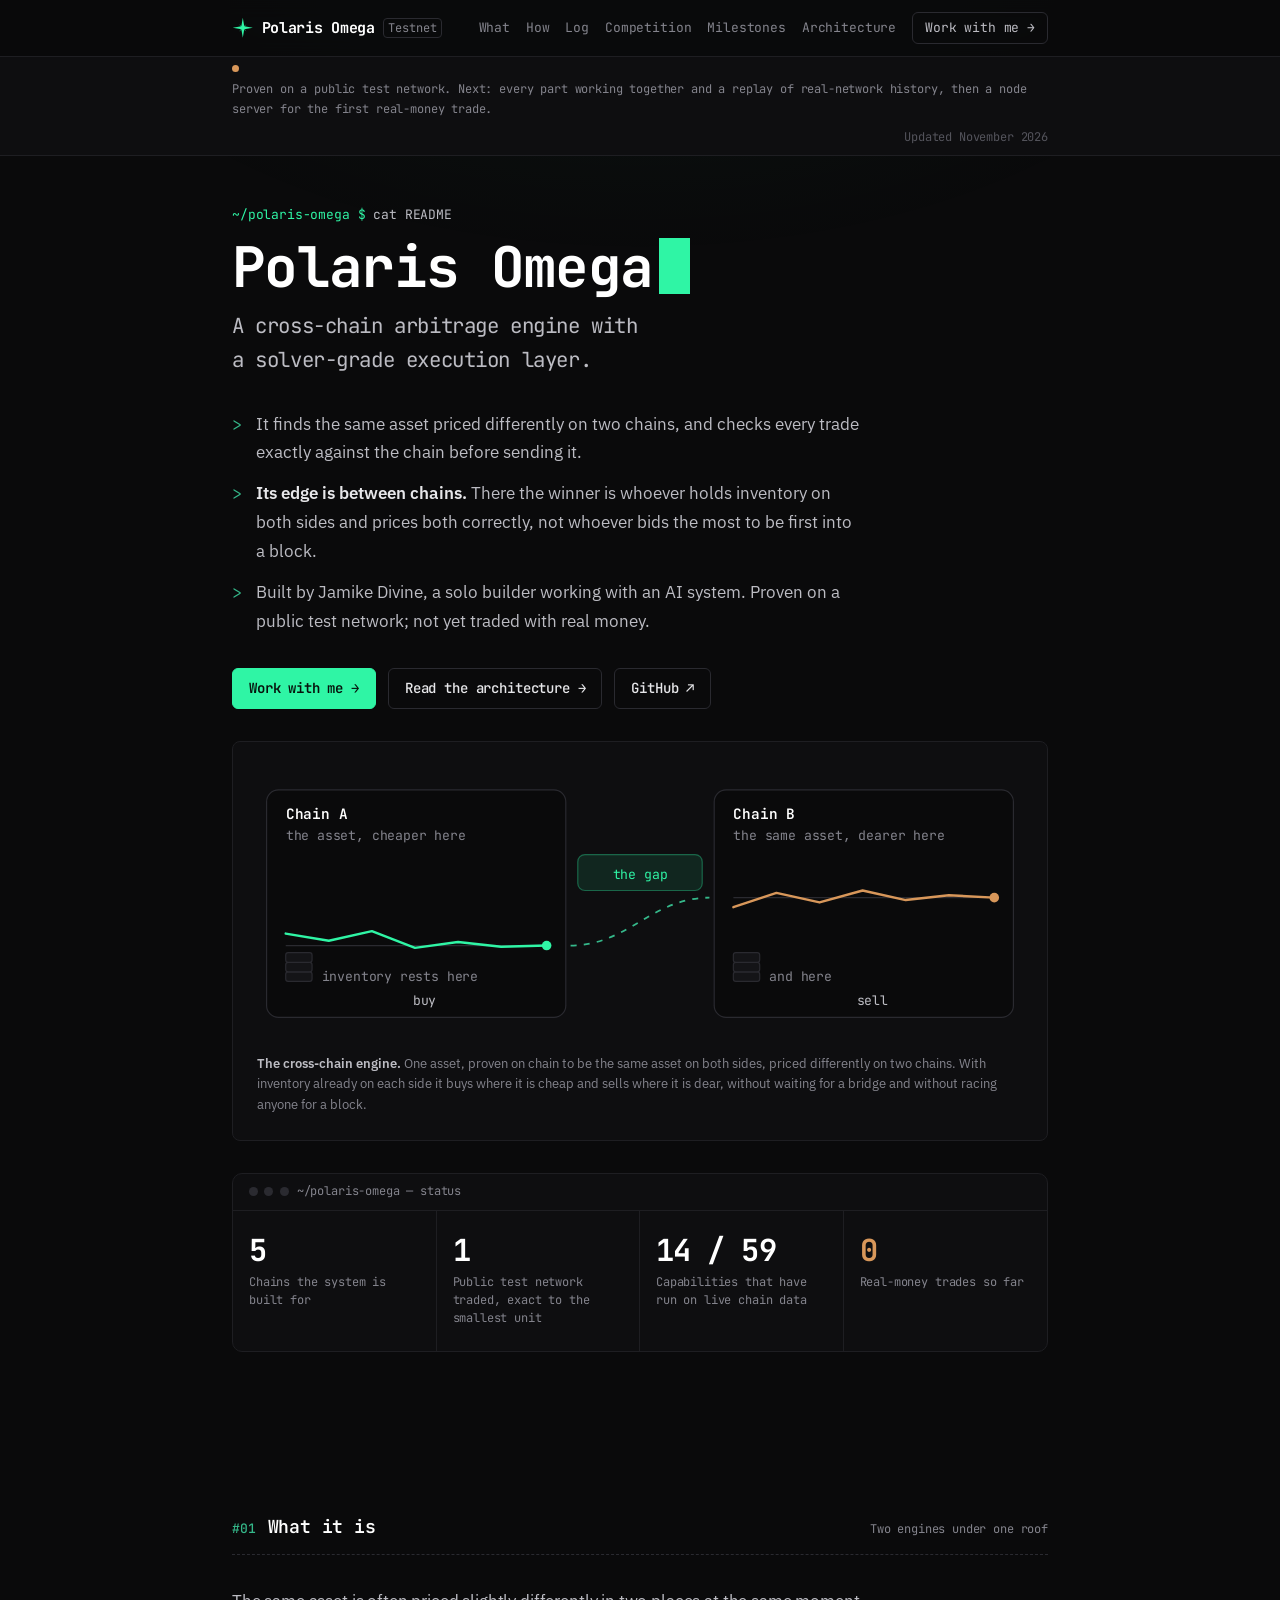
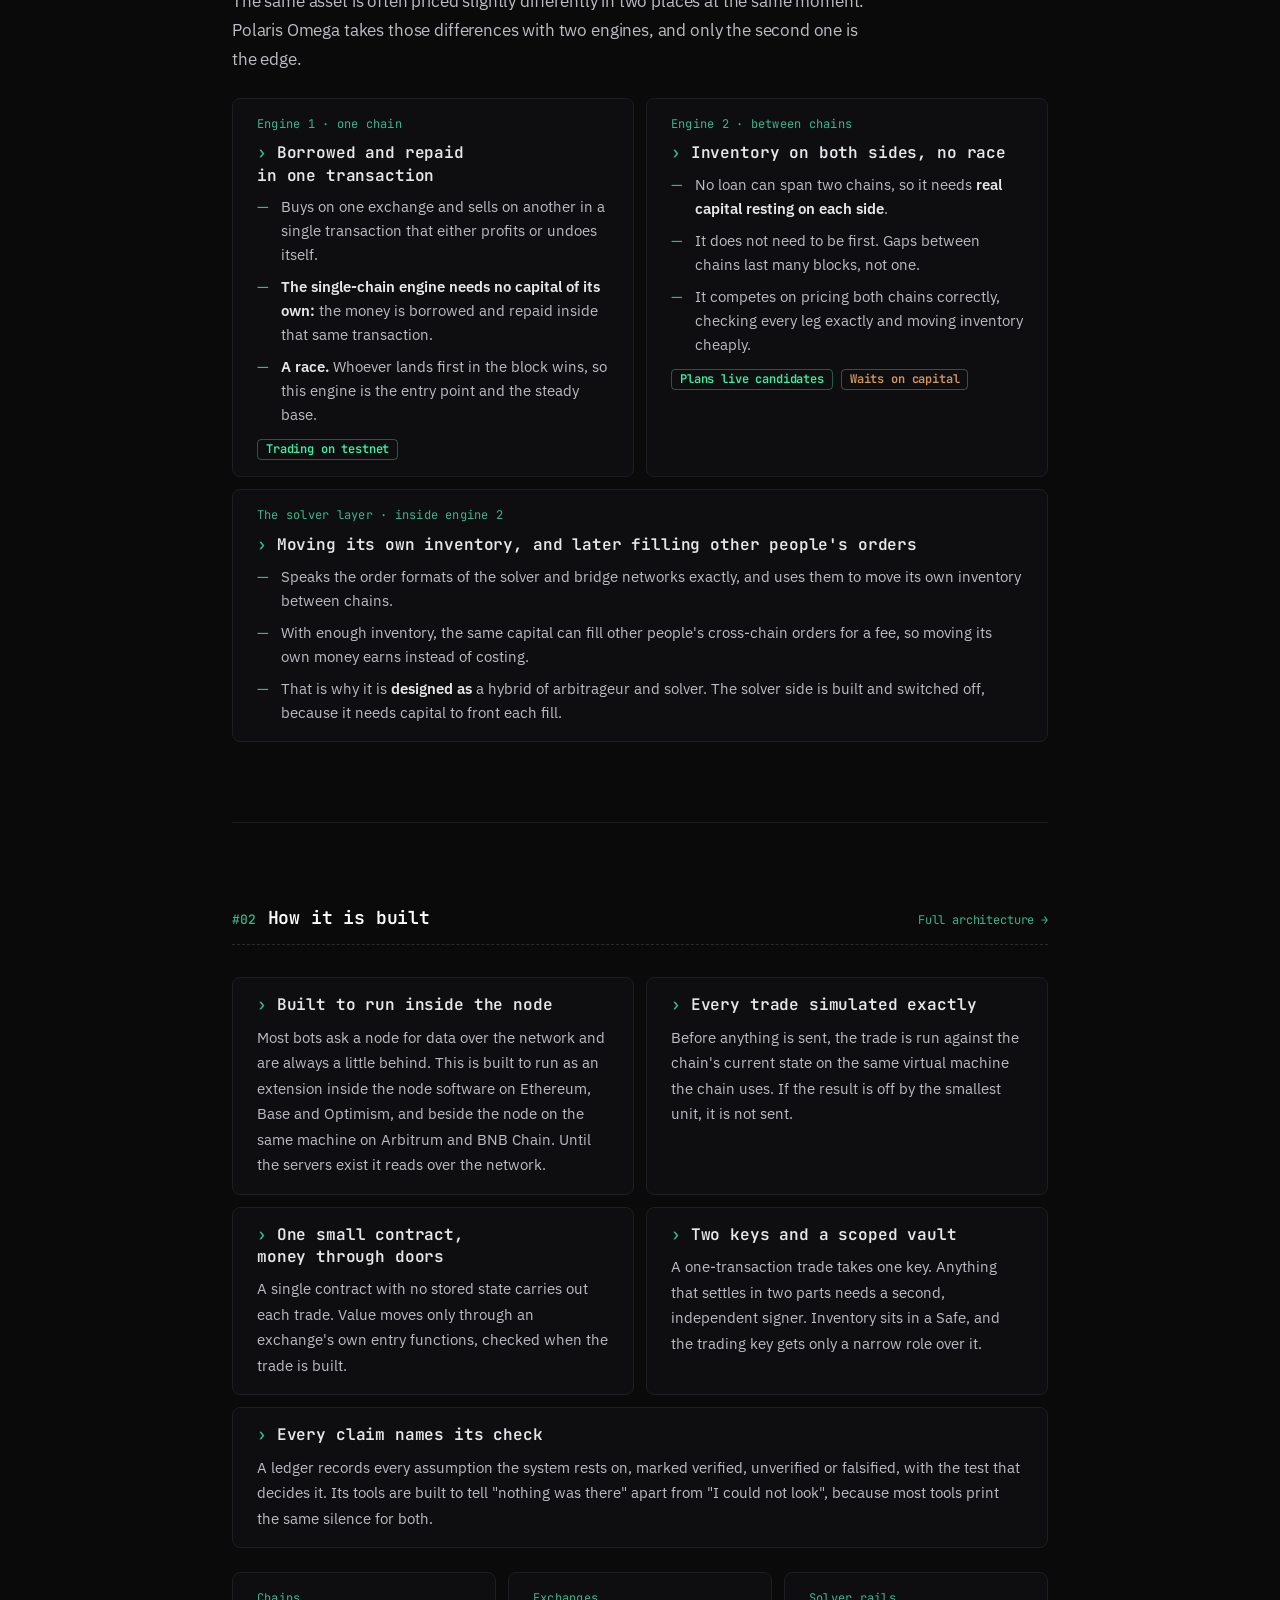
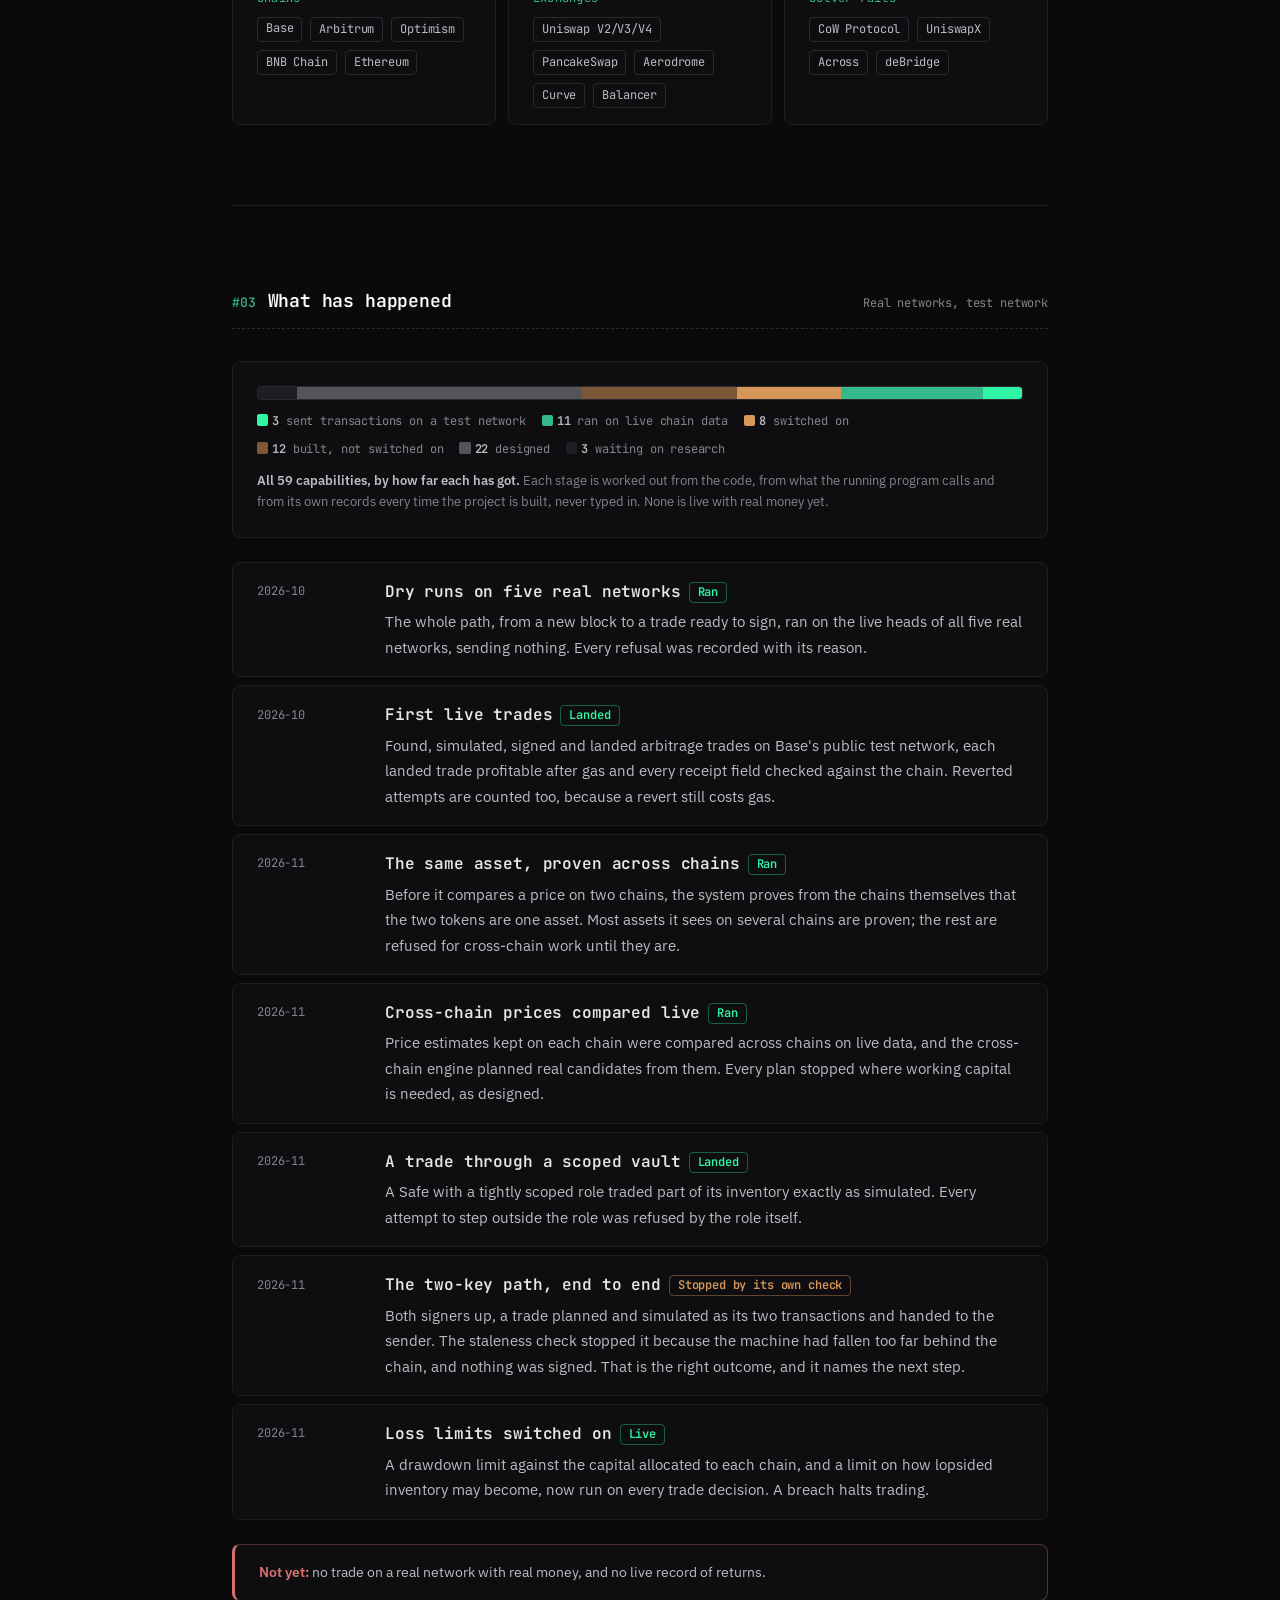
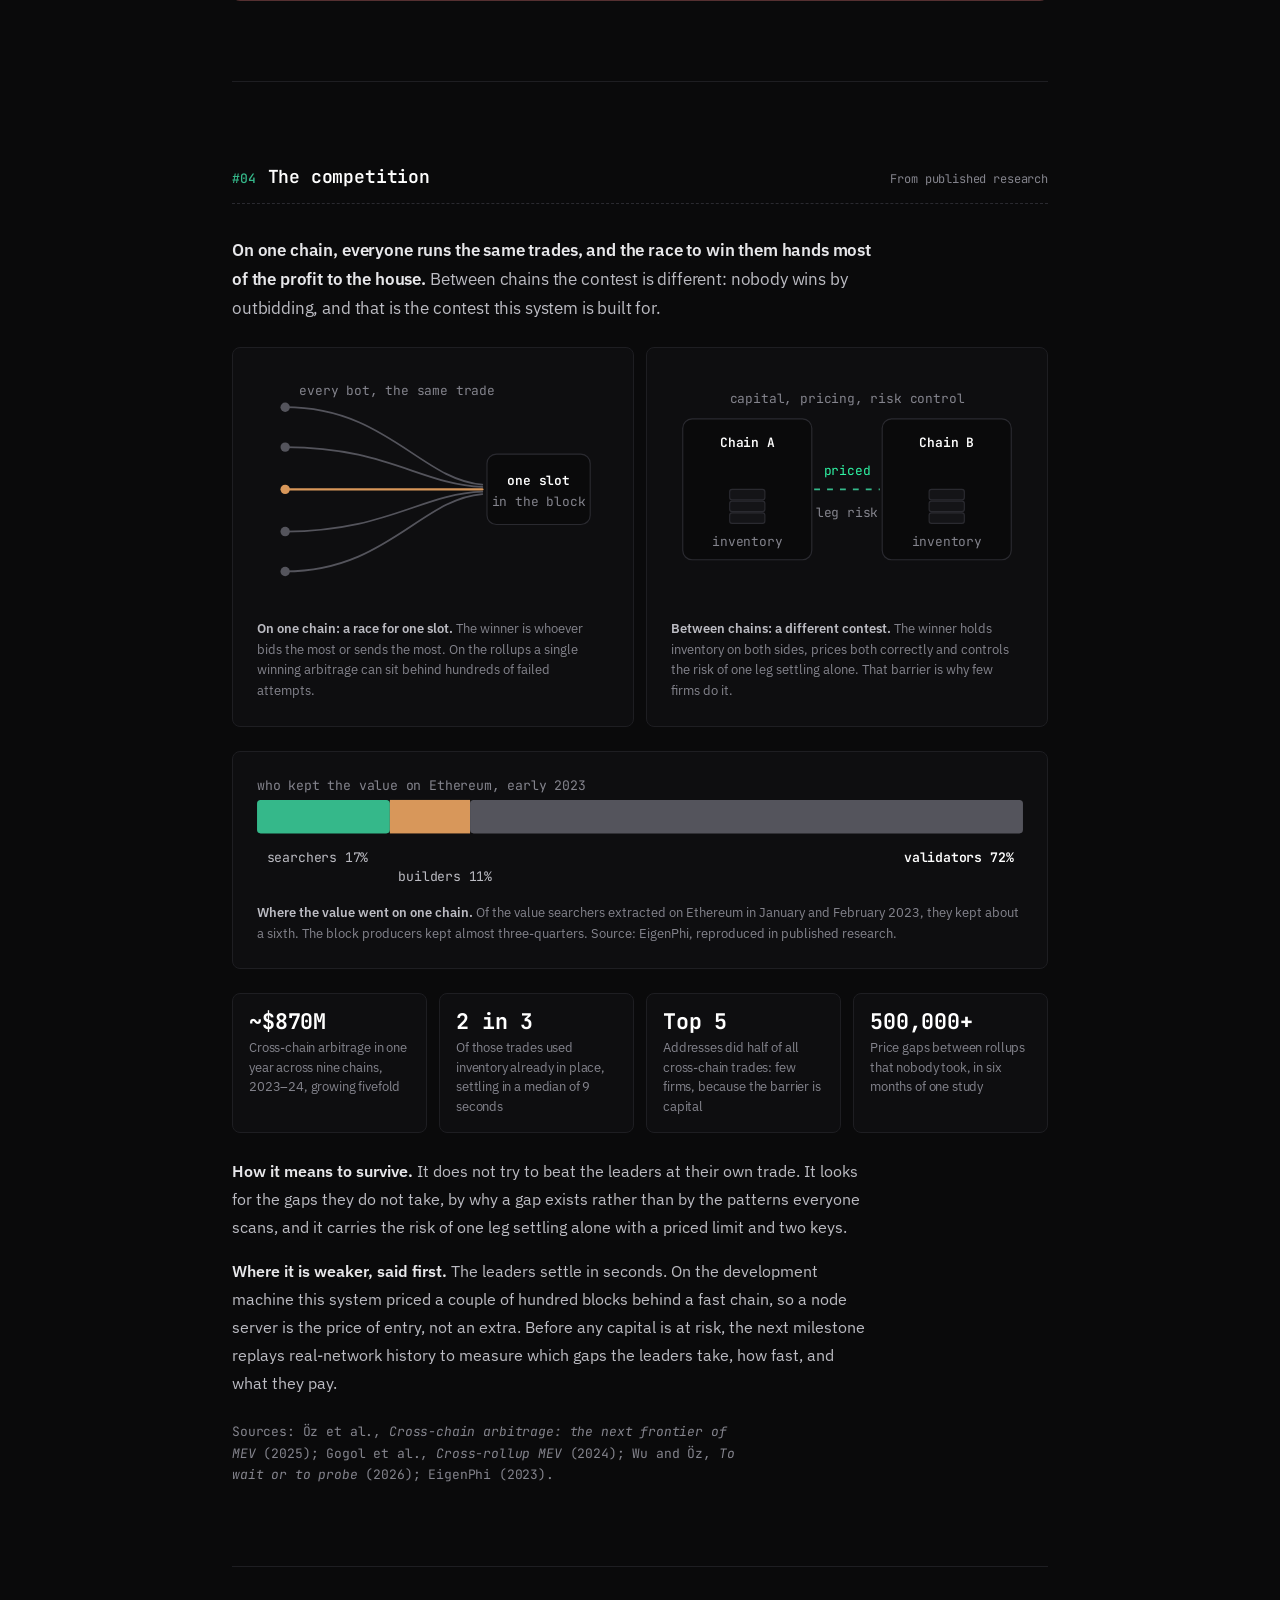
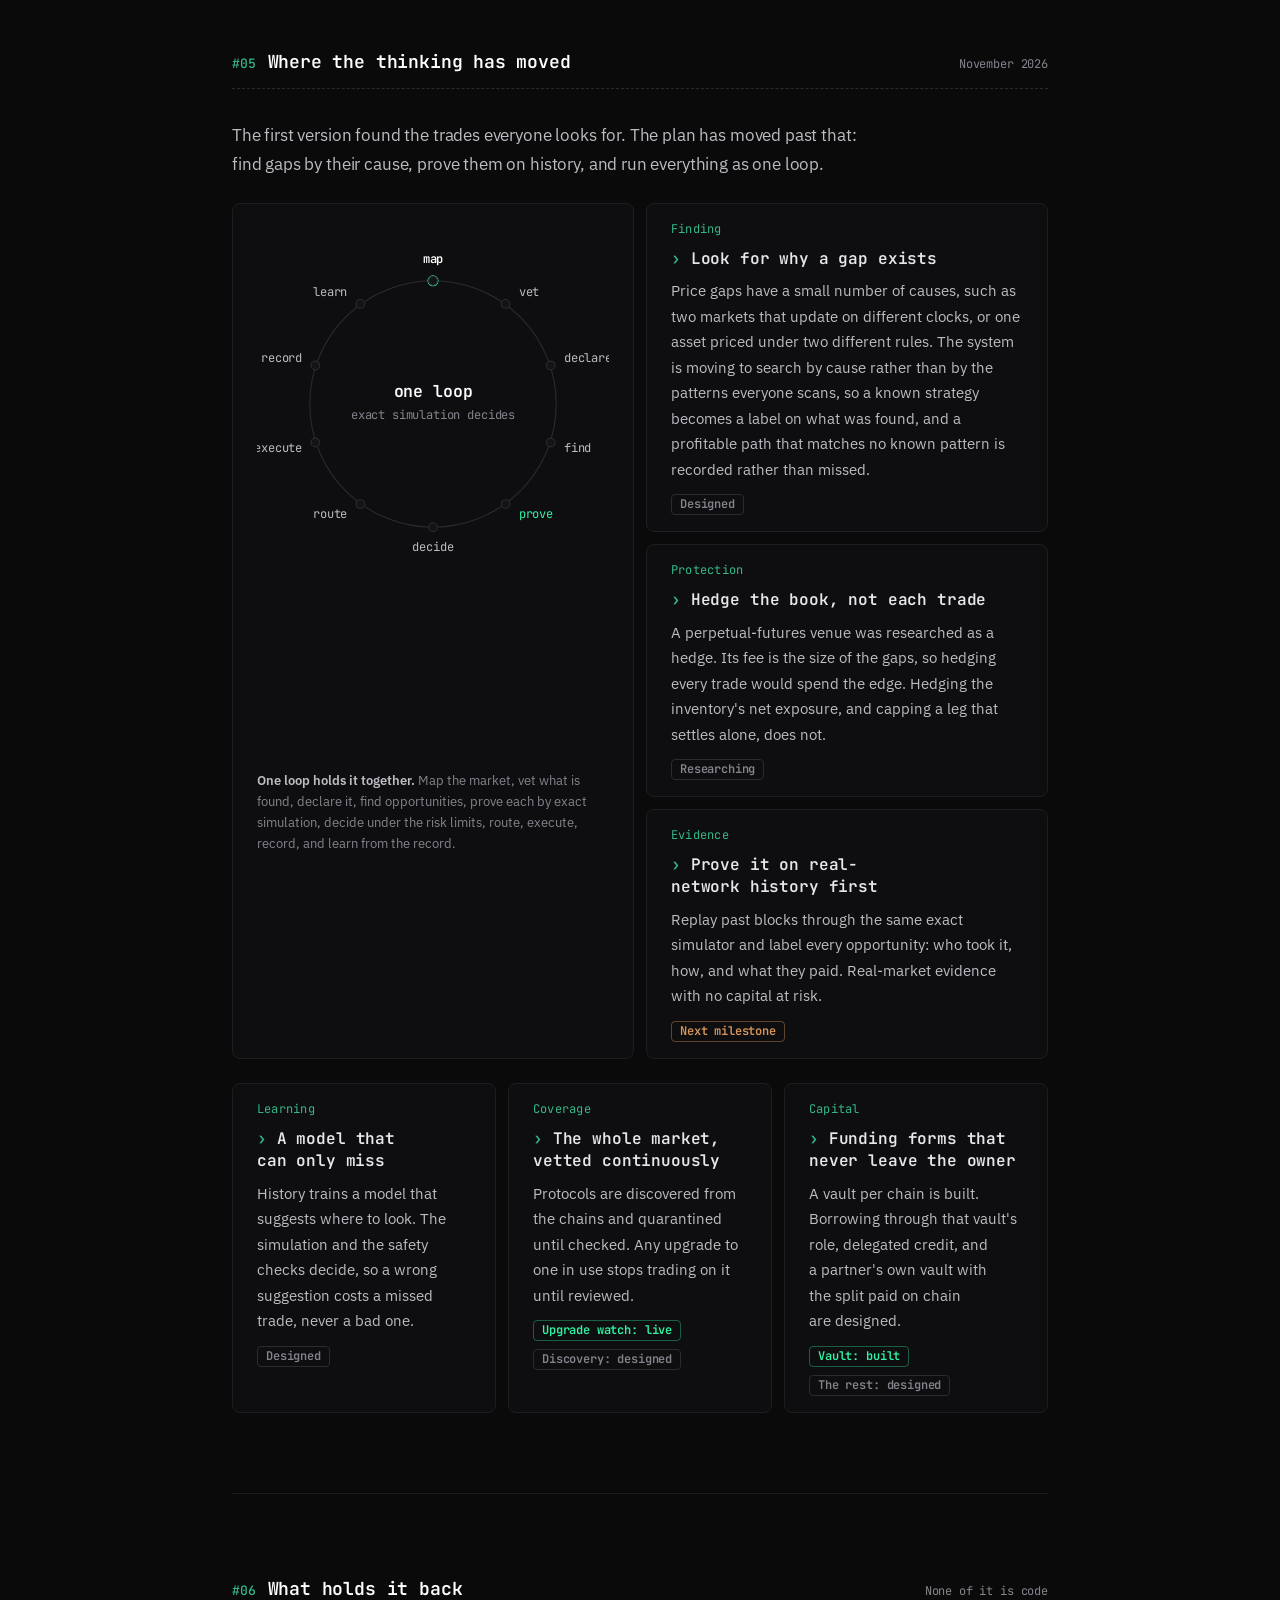
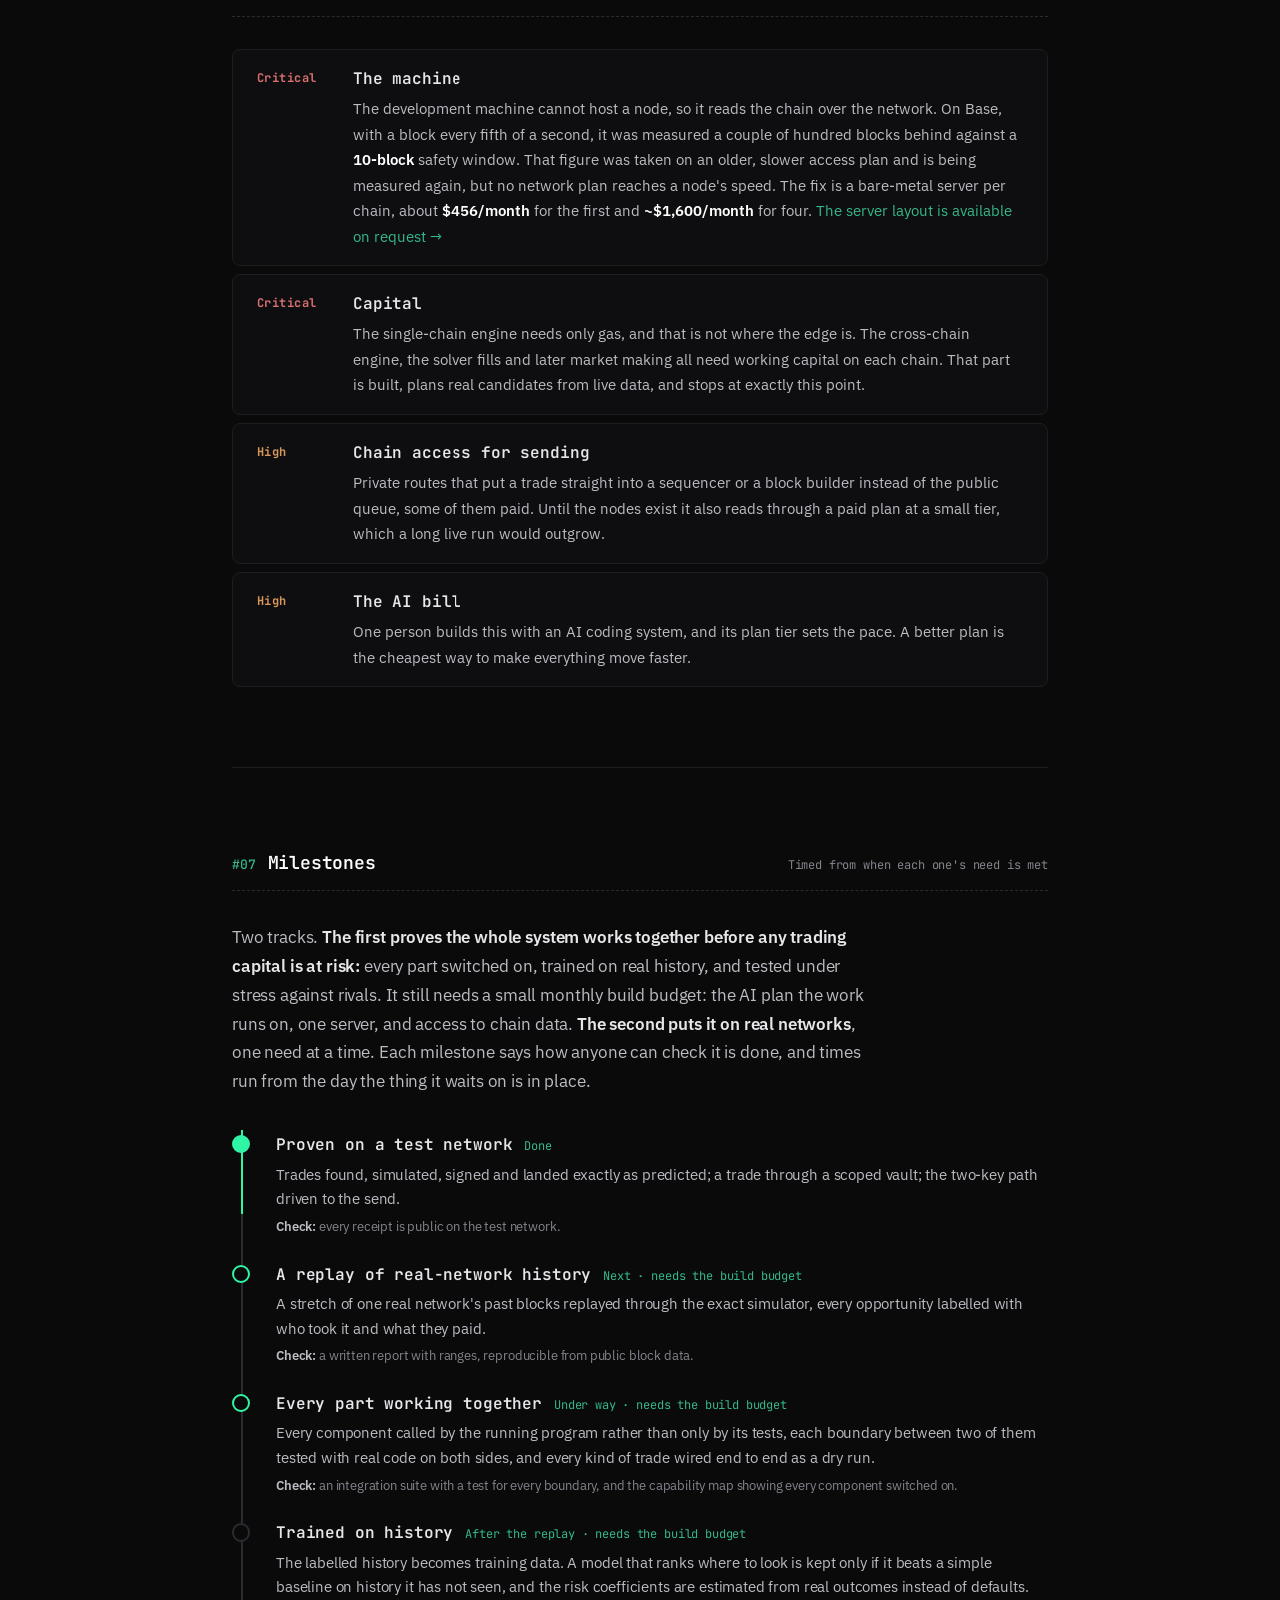
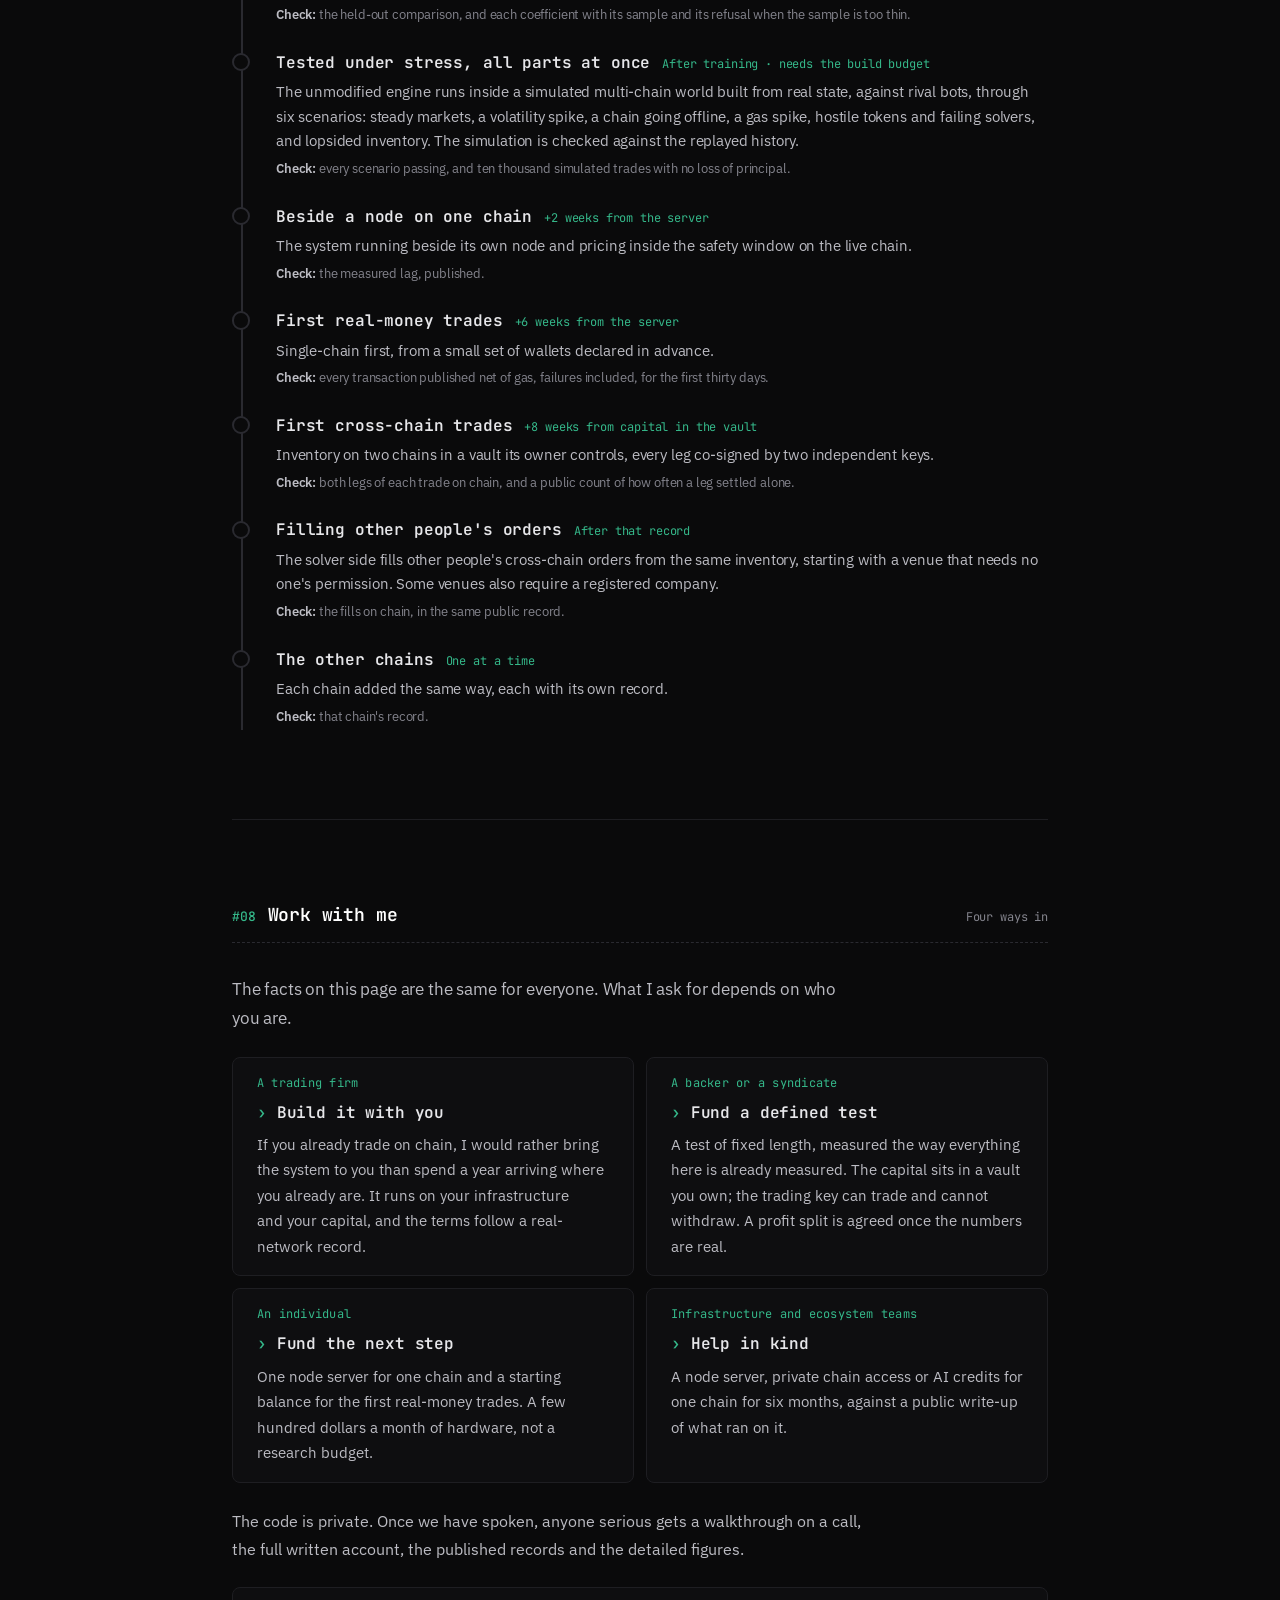
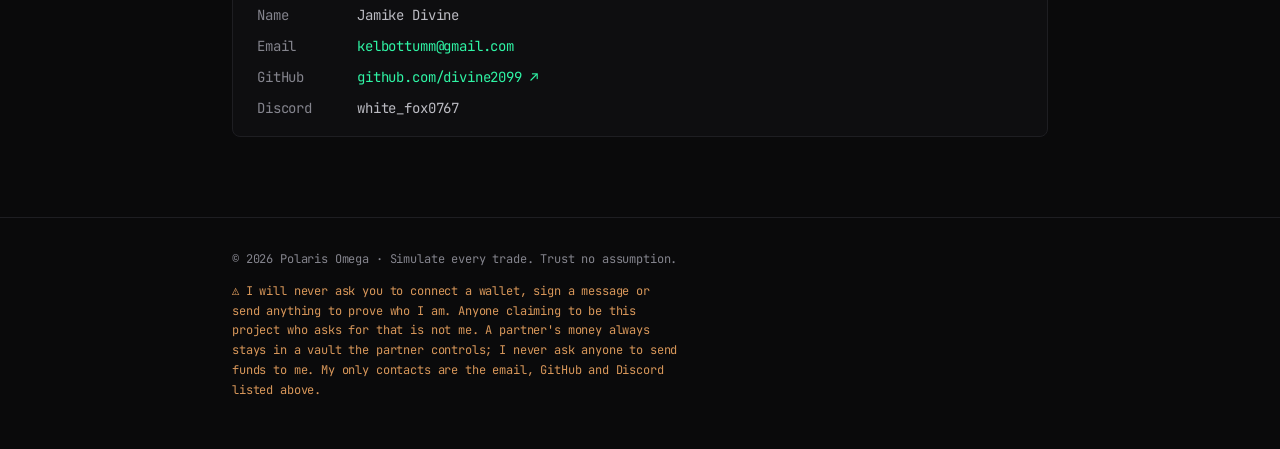
<file: index.html>
<!doctype html>
<html lang="en-GB">
<head>
<meta charset="utf-8">
<meta name="viewport" content="width=device-width, initial-scale=1, viewport-fit=cover">
<title>Polaris Omega</title>
<meta name="description" content="A cross-chain arbitrage engine with a solver-grade execution layer. What it is, what it has done, what holds it back, and how to work with it.">
<meta name="theme-color" content="#0a0a0b">
<meta property="og:type" content="website">
<meta property="og:site_name" content="Polaris Omega">
<meta property="og:title" content="Polaris Omega">
<meta property="og:description" content="A cross-chain arbitrage engine with a solver-grade execution layer. Proven on a public test network; looking for a partner.">
<meta property="og:url" content="https://divine2099.github.io/polaris-omega/">
<meta name="twitter:card" content="summary">
<link rel="icon" href="data:image/svg+xml,%3Csvg xmlns=%27http://www.w3.org/2000/svg%27 viewBox=%270 0 24 24%27%3E%3Crect width=%2724%27 height=%2724%27 rx=%275%27 fill=%27%230a0a0b%27/%3E%3Cpath fill=%27%232ff5a5%27 d=%27M12 2.5 13.4 10.6 21.5 12 13.4 13.4 12 21.5 10.6 13.4 2.5 12 10.6 10.6Z%27/%3E%3C/svg%3E">
<link rel="stylesheet" href="https://fonts.googleapis.com/css2?family=IBM+Plex+Sans:wght@400;500;600&family=JetBrains+Mono:wght@400;500;600;700&display=swap">
<link rel="stylesheet" href="style.css">
</head>
<body>

<header class="site-header">
  <div class="wrap nav">
    <a class="brand" href="#top"><svg class="mark" viewBox="0 0 24 24" aria-hidden="true"><path class="mk2" d="M12 6.3 13.1 10.9 17.7 12 13.1 13.1 12 17.7 10.9 13.1 6.3 12 10.9 10.9Z" transform="rotate(45 12 12)"/><path class="mk1" d="M12 .8 13.6 10.4 23.2 12 13.6 13.6 12 23.2 10.4 13.6.8 12 10.4 10.4Z"/></svg><span>Polaris Omega</span><span class="ver">Testnet</span></a>
    <nav class="nav-links" aria-label="Sections">
      <a class="nav-sec sm" href="#what">What</a>
      <a class="nav-sec sm" href="#how">How</a>
      <a class="nav-sec sm" href="#log">Log</a>
      <a class="nav-sec sm" href="#competition">Competition</a>
      <a class="nav-sec sm" href="#milestones">Milestones</a>
      <a href="architecture.html">Architecture</a>
      <a class="nav-cta" href="#help">Work with me →</a>
    </nav>
  </div>
</header>

<div class="statusbar">
  <div class="wrap"><span class="dot" aria-hidden="true"></span><span>Proven on a public test network. Next: every part working together and a replay of real-network history, then a node server for the first real-money trade.</span><span class="upd">Updated November 2026</span></div>
</div>

<main id="top">
  <div class="wrap">

    <section class="hero">
      <div class="hero-title">
        <p class="cmd"><span class="prompt">~/polaris-omega $</span> <span class="arg">cat README</span></p>
        <h1>Polaris Omega<span class="cursor" aria-hidden="true"></span></h1>
        <p class="role">A cross-chain arbitrage engine with a solver-grade execution layer.</p>
      </div>
      <div class="lede">
        <p>It finds the same asset priced differently on two chains, and checks every trade exactly against the chain before sending it.</p>
        <p><strong>Its edge is between chains.</strong> There the winner is whoever holds inventory on both sides and prices both correctly, not whoever bids the most to be first into a block.</p>
        <p>Built by Jamike Divine, a solo builder working with an AI system. Proven on a public test network; not yet traded with real money.</p>
      </div>
      <div class="actions">
        <a class="btn btn-primary" href="#help">Work with me →</a>
        <a class="btn btn-ghost" href="architecture.html">Read the architecture →</a>
        <a class="btn btn-ghost" href="https://github.com/divine2099">GitHub ↗</a>
      </div>

      <figure class="figure" aria-labelledby="fig-hero-cap">
        <svg viewBox="0 0 640 230" role="img" aria-label="One asset on two chains at two prices, with inventory resting on both sides and the trade taken on both at once">
          <rect class="ln-panel" x="8" y="20" width="250" height="190" rx="10"/>
          <rect class="ln-panel" x="382" y="20" width="250" height="190" rx="10"/>
          <text x="24" y="44" class="t-hi">Chain A</text><text x="398" y="44" class="t-hi">Chain B</text>
          <text x="24" y="62" class="t-dim">the asset, cheaper here</text><text x="398" y="62" class="t-dim">the same asset, dearer here</text>
          <line class="ln-soft" x1="24" y1="150" x2="242" y2="150"/><line class="ln-soft" x1="398" y1="110" x2="616" y2="110"/>
          <polyline class="ln-green" points="24,140 60,146 96,138 132,152 168,147 204,151 242,150"/>
          <polyline class="ln-amber" points="398,118 434,106 470,114 506,104 542,112 578,108 616,110"/>
          <circle class="f-green blip" cx="242" cy="150" r="4"/><circle class="f-amber blip d2" cx="616" cy="110" r="4"/>
          <rect class="f-elev" x="24" y="172" width="22" height="8" rx="2"/><rect class="f-elev" x="24" y="164" width="22" height="8" rx="2"/><rect class="f-elev" x="24" y="156" width="22" height="8" rx="2"/>
          <text x="54" y="180" class="t-dim">inventory rests here</text>
          <rect class="f-elev" x="398" y="172" width="22" height="8" rx="2"/><rect class="f-elev" x="398" y="164" width="22" height="8" rx="2"/><rect class="f-elev" x="398" y="156" width="22" height="8" rx="2"/>
          <text x="428" y="180" class="t-dim">and here</text>
          <path class="ln-dash flow-dash" d="M262 150 C 310 150, 330 110, 378 110"/>
          <rect class="f-wash" x="268" y="74" width="104" height="30" rx="6"/>
          <text x="320" y="94" text-anchor="middle" class="t-green t-sm">the gap</text>
          <text x="140" y="200" text-anchor="middle" class="t-sm">buy</text><text x="514" y="200" text-anchor="middle" class="t-sm">sell</text>
        </svg>
        <figcaption class="fig-cap" id="fig-hero-cap"><b>The cross-chain engine.</b> One asset, proven on chain to be the same asset on both sides, priced differently on two chains. With inventory already on each side it buys where it is cheap and sells where it is dear, without waiting for a bridge and without racing anyone for a block.</figcaption>
      </figure>

      <div class="track" aria-label="Where it stands">
        <div class="track-bar"><span class="dots" aria-hidden="true"><i></i><i></i><i></i></span><span>~/polaris-omega — status</span></div>
        <div class="stat-grid">
          <div class="stat"><div class="v">5</div><span class="l">Chains the system is built for</span></div>
          <div class="stat"><div class="v">1</div><span class="l">Public test network traded, exact to the smallest unit</span></div>
          <div class="stat"><div class="v">14 / 59</div><span class="l">Capabilities that have run on live chain data</span></div>
          <div class="stat"><div class="v warn">0</div><span class="l">Real-money trades so far</span></div>
        </div>
      </div>
    </section>

    <section class="section" id="what">
      <div class="section-head"><span class="section-num">#01</span><h2 class="section-title">What it is</h2><span class="section-note">Two engines under one roof</span></div>
      <p class="section-intro">The same asset is often priced slightly differently in two places at the same moment. Polaris Omega takes those differences with two engines, and only the second one is the edge.</p>
      <div class="cards">
        <div class="card"><span class="k">Engine 1 · one chain</span><h3>Borrowed and repaid in one transaction</h3>
          <ul class="points">
            <li>Buys on one exchange and sells on another in a single transaction that either profits or undoes itself.</li>
            <li><b>The single-chain engine needs no capital of its own:</b> the money is borrowed and repaid inside that same transaction.</li>
            <li><b>A race.</b> Whoever lands first in the block wins, so this engine is the entry point and the steady base.</li>
          </ul><div class="chips"><i class="chip live">Trading on testnet</i></div></div>
        <div class="card"><span class="k">Engine 2 · between chains</span><h3>Inventory on both sides, no race</h3>
          <ul class="points">
            <li>No loan can span two chains, so it needs <b>real capital resting on each side</b>.</li>
            <li>It does not need to be first. Gaps between chains last many blocks, not one.</li>
            <li>It competes on pricing both chains correctly, checking every leg exactly and moving inventory cheaply.</li>
          </ul><div class="chips"><i class="chip live">Plans live candidates</i><i class="chip built">Waits on capital</i></div></div>
        <div class="card wide"><span class="k">The solver layer · inside engine 2</span><h3>Moving its own inventory, and later filling other people's orders</h3>
          <ul class="points">
            <li>Speaks the order formats of the solver and bridge networks exactly, and uses them to move its own inventory between chains.</li>
            <li>With enough inventory, the same capital can fill other people's cross-chain orders for a fee, so moving its own money earns instead of costing.</li>
            <li>That is why it is <b>designed as</b> a hybrid of arbitrageur and solver. The solver side is built and switched off, because it needs capital to front each fill.</li>
          </ul></div>
      </div>
    </section>

    <section class="section" id="how">
      <div class="section-head"><span class="section-num">#02</span><h2 class="section-title">How it is built</h2><span class="section-note"><a href="architecture.html" class="more">Full architecture →</a></span></div>
      <div class="cards">
        <div class="card"><h3>Built to run inside the node</h3><p>Most bots ask a node for data over the network and are always a little behind. This is built to run as an extension inside the node software on Ethereum, Base and Optimism, and beside the node on the same machine on Arbitrum and BNB Chain. Until the servers exist it reads over the network.</p></div>
        <div class="card"><h3>Every trade simulated exactly</h3><p>Before anything is sent, the trade is run against the chain's current state on the same virtual machine the chain uses. If the result is off by the smallest unit, it is not sent.</p></div>
        <div class="card"><h3>One small contract, money through doors</h3><p>A single contract with no stored state carries out each trade. Value moves only through an exchange's own entry functions, checked when the trade is built.</p></div>
        <div class="card"><h3>Two keys and a scoped vault</h3><p>A one-transaction trade takes one key. Anything that settles in two parts needs a second, independent signer. Inventory sits in a Safe, and the trading key gets only a narrow role over it.</p></div>
        <div class="card wide"><h3>Every claim names its check</h3><p>A ledger records every assumption the system rests on, marked verified, unverified or falsified, with the test that decides it. Its tools are built to tell "nothing was there" apart from "I could not look", because most tools print the same silence for both.</p></div>
      </div>
      <div class="cards three">
        <div class="card"><span class="k">Chains</span><div class="tags"><span>Base</span><span>Arbitrum</span><span>Optimism</span><span>BNB Chain</span><span>Ethereum</span></div></div>
        <div class="card"><span class="k">Exchanges</span><div class="tags"><span>Uniswap V2/V3/V4</span><span>PancakeSwap</span><span>Aerodrome</span><span>Curve</span><span>Balancer</span></div></div>
        <div class="card"><span class="k">Solver rails</span><div class="tags"><span>CoW Protocol</span><span>UniswapX</span><span>Across</span><span>deBridge</span></div></div>
      </div>
    </section>

    <section class="section" id="log">
      <div class="section-head"><span class="section-num">#03</span><h2 class="section-title">What has happened</h2><span class="section-note">Real networks, test network</span></div>
      <div class="figure capbar" aria-label="59 capabilities by stage">
        <div class="bar" role="img" aria-label="3 research-gated, 22 designed, 12 built, 8 wired, 11 run on live chain data, 3 sent on testnet, 0 live on mainnet"><span class="s-gate"></span><span class="s-design"></span><span class="s-built"></span><span class="s-wired"></span><span class="s-ran"></span><span class="s-sent"></span></div>
        <div class="keys"><span><i class="s-sent"></i><b>3</b> sent transactions on a test network</span><span><i class="s-ran"></i><b>11</b> ran on live chain data</span><span><i class="s-wired"></i><b>8</b> switched on</span><span><i class="s-built"></i><b>12</b> built, not switched on</span><span><i class="s-design"></i><b>22</b> designed</span><span><i class="s-gate"></i><b>3</b> waiting on research</span></div>
        <p class="fig-cap"><b>All 59 capabilities, by how far each has got.</b> Each stage is worked out from the code, from what the running program calls and from its own records every time the project is built, never typed in. None is live with real money yet.</p>
      </div>
      <div class="rows">
        <div class="row"><span class="when">2026-10</span><div class="what"><b>Dry runs on five real networks <span class="status ok">Ran</span></b><p>The whole path, from a new block to a trade ready to sign, ran on the live heads of all five real networks, sending nothing. Every refusal was recorded with its reason.</p></div></div>
        <div class="row"><span class="when">2026-10</span><div class="what"><b>First live trades <span class="status ok">Landed</span></b><p>Found, simulated, signed and landed arbitrage trades on Base's public test network, each landed trade profitable after gas and every receipt field checked against the chain. Reverted attempts are counted too, because a revert still costs gas.</p></div></div>
        <div class="row"><span class="when">2026-11</span><div class="what"><b>The same asset, proven across chains <span class="status ok">Ran</span></b><p>Before it compares a price on two chains, the system proves from the chains themselves that the two tokens are one asset. Most assets it sees on several chains are proven; the rest are refused for cross-chain work until they are.</p></div></div>
        <div class="row"><span class="when">2026-11</span><div class="what"><b>Cross-chain prices compared live <span class="status ok">Ran</span></b><p>Price estimates kept on each chain were compared across chains on live data, and the cross-chain engine planned real candidates from them. Every plan stopped where working capital is needed, as designed.</p></div></div>
        <div class="row"><span class="when">2026-11</span><div class="what"><b>A trade through a scoped vault <span class="status ok">Landed</span></b><p>A Safe with a tightly scoped role traded part of its inventory exactly as simulated. Every attempt to step outside the role was refused by the role itself.</p></div></div>
        <div class="row"><span class="when">2026-11</span><div class="what"><b>The two-key path, end to end <span class="status stop">Stopped by its own check</span></b><p>Both signers up, a trade planned and simulated as its two transactions and handed to the sender. The staleness check stopped it because the machine had fallen too far behind the chain, and nothing was signed. That is the right outcome, and it names the next step.</p></div></div>
        <div class="row"><span class="when">2026-11</span><div class="what"><b>Loss limits switched on <span class="status ok">Live</span></b><p>A drawdown limit against the capital allocated to each chain, and a limit on how lopsided inventory may become, now run on every trade decision. A breach halts trading.</p></div></div>
      </div>
      <div class="notice"><b>Not yet:</b> no trade on a real network with real money, and no live record of returns.</div>
    </section>

    <section class="section" id="competition">
      <div class="section-head"><span class="section-num">#04</span><h2 class="section-title">The competition</h2><span class="section-note">From published research</span></div>
      <p class="section-intro"><strong>On one chain, everyone runs the same trades, and the race to win them hands most of the profit to the house.</strong> Between chains the contest is different: nobody wins by outbidding, and that is the contest this system is built for.</p>
      <div class="fig-pair">
        <figure class="figure" aria-labelledby="fig-race-cap">
          <svg viewBox="0 0 300 200" role="img" aria-label="Many bots converge on one block slot">
            <rect class="ln-panel" x="196" y="70" width="88" height="60" rx="8"/>
            <text x="240" y="96" text-anchor="middle" class="t-hi t-sm">one slot</text><text x="240" y="114" text-anchor="middle" class="t-dim">in the block</text>
            <path class="ln-muted" d="M24 30 C 110 30, 140 92, 192 96"/><path class="ln-muted" d="M24 64 C 110 64, 140 96, 192 98"/>
            <path class="ln-amber" d="M24 100 L 192 100"/>
            <path class="ln-muted" d="M24 136 C 110 136, 140 104, 192 102"/><path class="ln-muted" d="M24 170 C 110 170, 140 108, 192 104"/>
            <circle class="f-muted blip" cx="24" cy="30" r="4"/><circle class="f-muted blip d2" cx="24" cy="64" r="4"/><circle class="f-amber" cx="24" cy="100" r="4"/><circle class="f-muted blip d3" cx="24" cy="136" r="4"/><circle class="f-muted blip" cx="24" cy="170" r="4"/>
            <text x="36" y="20" class="t-dim">every bot, the same trade</text>
          </svg>
          <figcaption class="fig-cap" id="fig-race-cap"><b>On one chain: a race for one slot.</b> The winner is whoever bids the most or sends the most. On the rollups a single winning arbitrage can sit behind hundreds of failed attempts.</figcaption>
        </figure>
        <figure class="figure" aria-labelledby="fig-contest-cap">
          <svg viewBox="0 0 300 200" role="img" aria-label="Two chains each holding inventory, with priced risk between them">
            <rect class="ln-panel" x="10" y="40" width="110" height="120" rx="8"/><rect class="ln-panel" x="180" y="40" width="110" height="120" rx="8"/>
            <text x="65" y="64" text-anchor="middle" class="t-hi t-sm">Chain A</text><text x="235" y="64" text-anchor="middle" class="t-hi t-sm">Chain B</text>
            <rect class="f-elev" x="50" y="120" width="30" height="9" rx="2"/><rect class="f-elev" x="50" y="110" width="30" height="9" rx="2"/><rect class="f-elev" x="50" y="100" width="30" height="9" rx="2"/>
            <rect class="f-elev" x="220" y="120" width="30" height="9" rx="2"/><rect class="f-elev" x="220" y="110" width="30" height="9" rx="2"/><rect class="f-elev" x="220" y="100" width="30" height="9" rx="2"/>
            <text x="65" y="148" text-anchor="middle" class="t-dim">inventory</text><text x="235" y="148" text-anchor="middle" class="t-dim">inventory</text>
            <path class="ln-dash flow-dash" d="M122 100 L 178 100"/>
            <text x="150" y="88" text-anchor="middle" class="t-green t-sm">priced</text><text x="150" y="124" text-anchor="middle" class="t-dim">leg risk</text>
            <text x="150" y="26" text-anchor="middle" class="t-dim">capital, pricing, risk control</text>
          </svg>
          <figcaption class="fig-cap" id="fig-contest-cap"><b>Between chains: a different contest.</b> The winner holds inventory on both sides, prices both correctly and controls the risk of one leg settling alone. That barrier is why few firms do it.</figcaption>
        </figure>
      </div>
      <figure class="figure" aria-labelledby="fig-split-cap">
        <svg viewBox="0 0 640 96" role="img" aria-label="Searchers 17.4 percent, builders 10.5 percent, validators 72.1 percent">
          <rect class="f-green-dim" x="0" y="20" width="111" height="28" rx="3"/>
          <rect class="f-amber" x="111" y="20" width="67" height="28"/>
          <rect class="f-muted" x="178" y="20" width="462" height="28" rx="3"/>
          <text x="8" y="72" class="t-sm">searchers 17%</text><text x="118" y="88" class="t-sm">builders 11%</text><text x="632" y="72" text-anchor="end" class="t-hi t-sm">validators 72%</text>
          <text x="0" y="12" class="t-dim">who kept the value on Ethereum, early 2023</text>
        </svg>
        <figcaption class="fig-cap" id="fig-split-cap"><b>Where the value went on one chain.</b> Of the value searchers extracted on Ethereum in January and February 2023, they kept about a sixth. The block producers kept almost three-quarters. Source: EigenPhi, reproduced in published research.</figcaption>
      </figure>
      <div class="facts">
        <div class="fact"><span class="v">~$870M</span><span class="l">Cross-chain arbitrage in one year across nine chains, 2023–24, growing fivefold</span></div>
        <div class="fact"><span class="v">2 in 3</span><span class="l">Of those trades used inventory already in place, settling in a median of 9 seconds</span></div>
        <div class="fact"><span class="v">Top 5</span><span class="l">Addresses did half of all cross-chain trades: few firms, because the barrier is capital</span></div>
        <div class="fact"><span class="v">500,000+</span><span class="l">Price gaps between rollups that nobody took, in six months of one study</span></div>
      </div>
      <div class="prose">
        <p><strong>How it means to survive.</strong> It does not try to beat the leaders at their own trade. It looks for the gaps they do not take, by why a gap exists rather than by the patterns everyone scans, and it carries the risk of one leg settling alone with a priced limit and two keys.</p>
        <p><strong>Where it is weaker, said first.</strong> The leaders settle in seconds. On the development machine this system priced a couple of hundred blocks behind a fast chain, so a node server is the price of entry, not an extra. Before any capital is at risk, the next milestone replays real-network history to measure which gaps the leaders take, how fast, and what they pay.</p>
      </div>
      <p class="aside">Sources: Öz et al., <em>Cross-chain arbitrage: the next frontier of MEV</em> (2025); Gogol et al., <em>Cross-rollup MEV</em> (2024); Wu and Öz, <em>To wait or to probe</em> (2026); EigenPhi (2023).</p>
    </section>

    <section class="section" id="thinking">
      <div class="section-head"><span class="section-num">#05</span><h2 class="section-title">Where the thinking has moved</h2><span class="section-note">November 2026</span></div>
      <p class="section-intro">The first version found the trades everyone looks for. The plan has moved past that: find gaps by their cause, prove them on history, and run everything as one loop.</p>
      <div class="fig-pair">
        <figure class="figure" aria-labelledby="fig-loop-cap">
          <svg viewBox="0 0 320 320" role="img" aria-label="The loop: map, vet, declare, find, prove, decide, route, execute, record, learn">
            <circle class="ln-soft" cx="160" cy="160" r="112"/>
            <g class="orbit"><circle class="f-green" cx="160" cy="48" r="5"/></g>
            <g>
              <circle class="f-elev" cx="160" cy="48" r="4"/><text x="160" y="32" text-anchor="middle" class="t-sm t-hi">map</text>
              <circle class="f-elev" cx="226" cy="69" r="4"/><text x="238" y="62" class="t-sm">vet</text>
              <circle class="f-elev" cx="267" cy="125" r="4"/><text x="279" y="122" class="t-sm">declare</text>
              <circle class="f-elev" cx="267" cy="195" r="4"/><text x="279" y="204" class="t-sm">find</text>
              <circle class="f-elev" cx="226" cy="251" r="4"/><text x="238" y="264" class="t-sm t-green">prove</text>
              <circle class="f-elev" cx="160" cy="272" r="4"/><text x="160" y="294" text-anchor="middle" class="t-sm">decide</text>
              <circle class="f-elev" cx="94" cy="251" r="4"/><text x="82" y="264" text-anchor="end" class="t-sm">route</text>
              <circle class="f-elev" cx="53" cy="195" r="4"/><text x="41" y="204" text-anchor="end" class="t-sm">execute</text>
              <circle class="f-elev" cx="53" cy="125" r="4"/><text x="41" y="122" text-anchor="end" class="t-sm">record</text>
              <circle class="f-elev" cx="94" cy="69" r="4"/><text x="82" y="62" text-anchor="end" class="t-sm">learn</text>
            </g>
            <text x="160" y="154" text-anchor="middle" class="t-hi t-lg">one loop</text>
            <text x="160" y="174" text-anchor="middle" class="t-dim">exact simulation decides</text>
          </svg>
          <figcaption class="fig-cap" id="fig-loop-cap"><b>One loop holds it together.</b> Map the market, vet what is found, declare it, find opportunities, prove each by exact simulation, decide under the risk limits, route, execute, record, and learn from the record.</figcaption>
        </figure>
        <div class="cards one">
          <div class="card"><span class="k">Finding</span><h3>Look for why a gap exists</h3><p>Price gaps have a small number of causes, such as two markets that update on different clocks, or one asset priced under two different rules. The system is moving to search by cause rather than by the patterns everyone scans, so a known strategy becomes a label on what was found, and a profitable path that matches no known pattern is recorded rather than missed.</p><div class="chips"><i class="chip design">Designed</i></div></div>
          <div class="card"><span class="k">Protection</span><h3>Hedge the book, not each trade</h3><p>A perpetual-futures venue was researched as a hedge. Its fee is the size of the gaps, so hedging every trade would spend the edge. Hedging the inventory's net exposure, and capping a leg that settles alone, does not.</p><div class="chips"><i class="chip design">Researching</i></div></div>
          <div class="card"><span class="k">Evidence</span><h3>Prove it on real-network history first</h3><p>Replay past blocks through the same exact simulator and label every opportunity: who took it, how, and what they paid. Real-market evidence with no capital at risk.</p><div class="chips"><i class="chip built">Next milestone</i></div></div>
        </div>
      </div>
      <div class="cards three">
        <div class="card"><span class="k">Learning</span><h3>A model that can only miss</h3><p>History trains a model that suggests where to look. The simulation and the safety checks decide, so a wrong suggestion costs a missed trade, never a bad one.</p><div class="chips"><i class="chip design">Designed</i></div></div>
        <div class="card"><span class="k">Coverage</span><h3>The whole market, vetted continuously</h3><p>Protocols are discovered from the chains and quarantined until checked. Any upgrade to one in use stops trading on it until reviewed.</p><div class="chips"><i class="chip live">Upgrade watch: live</i><i class="chip design">Discovery: designed</i></div></div>
        <div class="card"><span class="k">Capital</span><h3>Funding forms that never leave the owner</h3><p>A vault per chain is built. Borrowing through that vault's role, delegated credit, and a partner's own vault with the split paid on chain are designed.</p><div class="chips"><i class="chip live">Vault: built</i><i class="chip design">The rest: designed</i></div></div>
      </div>
    </section>

    <section class="section" id="blockers">
      <div class="section-head"><span class="section-num">#06</span><h2 class="section-title">What holds it back</h2><span class="section-note">None of it is code</span></div>
      <div class="blockers">
        <div class="blocker"><span class="sev crit">Critical</span><div><b>The machine</b><p>The development machine cannot host a node, so it reads the chain over the network. On Base, with a block every fifth of a second, it was measured a couple of hundred blocks behind against a <span class="num">10-block</span> safety window. That figure was taken on an older, slower access plan and is being measured again, but no network plan reaches a node's speed. The fix is a bare-metal server per chain, about <span class="num">$456/month</span> for the first and <span class="num">~$1,600/month</span> for four. <a class="more" href="architecture.html#request">The server layout is available on request →</a></p></div></div>
        <div class="blocker"><span class="sev crit">Critical</span><div><b>Capital</b><p>The single-chain engine needs only gas, and that is not where the edge is. The cross-chain engine, the solver fills and later market making all need working capital on each chain. That part is built, plans real candidates from live data, and stops at exactly this point.</p></div></div>
        <div class="blocker"><span class="sev high">High</span><div><b>Chain access for sending</b><p>Private routes that put a trade straight into a sequencer or a block builder instead of the public queue, some of them paid. Until the nodes exist it also reads through a paid plan at a small tier, which a long live run would outgrow.</p></div></div>
        <div class="blocker"><span class="sev high">High</span><div><b>The AI bill</b><p>One person builds this with an AI coding system, and its plan tier sets the pace. A better plan is the cheapest way to make everything move faster.</p></div></div>
      </div>
    </section>

    <section class="section" id="milestones">
      <div class="section-head"><span class="section-num">#07</span><h2 class="section-title">Milestones</h2><span class="section-note">Timed from when each one's need is met</span></div>
      <p class="section-intro">Two tracks. <strong>The first proves the whole system works together before any trading capital is at risk:</strong> every part switched on, trained on real history, and tested under stress against rivals. It still needs a small monthly build budget: the AI plan the work runs on, one server, and access to chain data. <strong>The second puts it on real networks</strong>, one need at a time. Each milestone says how anyone can check it is done, and times run from the day the thing it waits on is in place.</p>
      <ol class="timeline">
        <li class="done"><span class="dot-m" aria-hidden="true"></span><div class="body"><div class="head"><b>Proven on a test network</b><span class="when">Done</span></div><p>Trades found, simulated, signed and landed exactly as predicted; a trade through a scoped vault; the two-key path driven to the send.</p><span class="check"><b>Check:</b> every receipt is public on the test network.</span></div></li>
        <li class="next"><span class="dot-m" aria-hidden="true"></span><div class="body"><div class="head"><b>A replay of real-network history</b><span class="when">Next · needs the build budget</span></div><p>A stretch of one real network's past blocks replayed through the exact simulator, every opportunity labelled with who took it and what they paid.</p><span class="check"><b>Check:</b> a written report with ranges, reproducible from public block data.</span></div></li>
        <li class="next"><span class="dot-m" aria-hidden="true"></span><div class="body"><div class="head"><b>Every part working together</b><span class="when">Under way · needs the build budget</span></div><p>Every component called by the running program rather than only by its tests, each boundary between two of them tested with real code on both sides, and every kind of trade wired end to end as a dry run.</p><span class="check"><b>Check:</b> an integration suite with a test for every boundary, and the capability map showing every component switched on.</span></div></li>
        <li><span class="dot-m" aria-hidden="true"></span><div class="body"><div class="head"><b>Trained on history</b><span class="when">After the replay · needs the build budget</span></div><p>The labelled history becomes training data. A model that ranks where to look is kept only if it beats a simple baseline on history it has not seen, and the risk coefficients are estimated from real outcomes instead of defaults.</p><span class="check"><b>Check:</b> the held-out comparison, and each coefficient with its sample and its refusal when the sample is too thin.</span></div></li>
        <li><span class="dot-m" aria-hidden="true"></span><div class="body"><div class="head"><b>Tested under stress, all parts at once</b><span class="when">After training · needs the build budget</span></div><p>The unmodified engine runs inside a simulated multi-chain world built from real state, against rival bots, through six scenarios: steady markets, a volatility spike, a chain going offline, a gas spike, hostile tokens and failing solvers, and lopsided inventory. The simulation is checked against the replayed history.</p><span class="check"><b>Check:</b> every scenario passing, and ten thousand simulated trades with no loss of principal.</span></div></li>
        <li><span class="dot-m" aria-hidden="true"></span><div class="body"><div class="head"><b>Beside a node on one chain</b><span class="when">+2 weeks from the server</span></div><p>The system running beside its own node and pricing inside the safety window on the live chain.</p><span class="check"><b>Check:</b> the measured lag, published.</span></div></li>
        <li><span class="dot-m" aria-hidden="true"></span><div class="body"><div class="head"><b>First real-money trades</b><span class="when">+6 weeks from the server</span></div><p>Single-chain first, from a small set of wallets declared in advance.</p><span class="check"><b>Check:</b> every transaction published net of gas, failures included, for the first thirty days.</span></div></li>
        <li><span class="dot-m" aria-hidden="true"></span><div class="body"><div class="head"><b>First cross-chain trades</b><span class="when">+8 weeks from capital in the vault</span></div><p>Inventory on two chains in a vault its owner controls, every leg co-signed by two independent keys.</p><span class="check"><b>Check:</b> both legs of each trade on chain, and a public count of how often a leg settled alone.</span></div></li>
        <li><span class="dot-m" aria-hidden="true"></span><div class="body"><div class="head"><b>Filling other people's orders</b><span class="when">After that record</span></div><p>The solver side fills other people's cross-chain orders from the same inventory, starting with a venue that needs no one's permission. Some venues also require a registered company.</p><span class="check"><b>Check:</b> the fills on chain, in the same public record.</span></div></li>
        <li><span class="dot-m" aria-hidden="true"></span><div class="body"><div class="head"><b>The other chains</b><span class="when">One at a time</span></div><p>Each chain added the same way, each with its own record.</p><span class="check"><b>Check:</b> that chain's record.</span></div></li>
      </ol>
    </section>

    <section class="section" id="help">
      <div class="section-head"><span class="section-num">#08</span><h2 class="section-title">Work with me</h2><span class="section-note">Four ways in</span></div>
      <p class="section-intro">The facts on this page are the same for everyone. What I ask for depends on who you are.</p>
      <div class="cards">
        <div class="card"><span class="k">A trading firm</span><h3>Build it with you</h3><p>If you already trade on chain, I would rather bring the system to you than spend a year arriving where you already are. It runs on your infrastructure and your capital, and the terms follow a real-network record.</p></div>
        <div class="card"><span class="k">A backer or a syndicate</span><h3>Fund a defined test</h3><p>A test of fixed length, measured the way everything here is already measured. The capital sits in a vault you own; the trading key can trade and cannot withdraw. A profit split is agreed once the numbers are real.</p></div>
        <div class="card"><span class="k">An individual</span><h3>Fund the next step</h3><p>One node server for one chain and a starting balance for the first real-money trades. A few hundred dollars a month of hardware, not a research budget.</p></div>
        <div class="card"><span class="k">Infrastructure and ecosystem teams</span><h3>Help in kind</h3><p>A node server, private chain access or AI credits for one chain for six months, against a public write-up of what ran on it.</p></div>
      </div>
      <div class="prose"><p>The code is private. Once we have spoken, anyone serious gets a walkthrough on a call, the full written account, the published records and the detailed figures.</p></div>
      <div class="contact">
        <div class="line"><span class="key">Name</span><span class="val">Jamike Divine</span></div>
        <div class="line"><span class="key">Email</span><a class="val" href="mailto:kelbottumm@gmail.com">kelbottumm@gmail.com</a></div>
        <div class="line"><span class="key">GitHub</span><a href="https://github.com/divine2099">github.com/divine2099 ↗</a></div>
        <div class="line"><span class="key">Discord</span><span class="val">white_fox0767</span></div>
      </div>
    </section>

  </div>
</main>

<footer>
  <div class="wrap">
    <span>© 2026 Polaris Omega · Simulate every trade. Trust no assumption.</span>
    <span class="warn">⚠ I will never ask you to connect a wallet, sign a message or send anything to prove who I am. Anyone claiming to be this project who asks for that is not me. A partner's money always stays in a vault the partner controls; I never ask anyone to send funds to me. My only contacts are the email, GitHub and Discord listed above.</span>
  </div>
</footer>

</body>
</html>
</file>
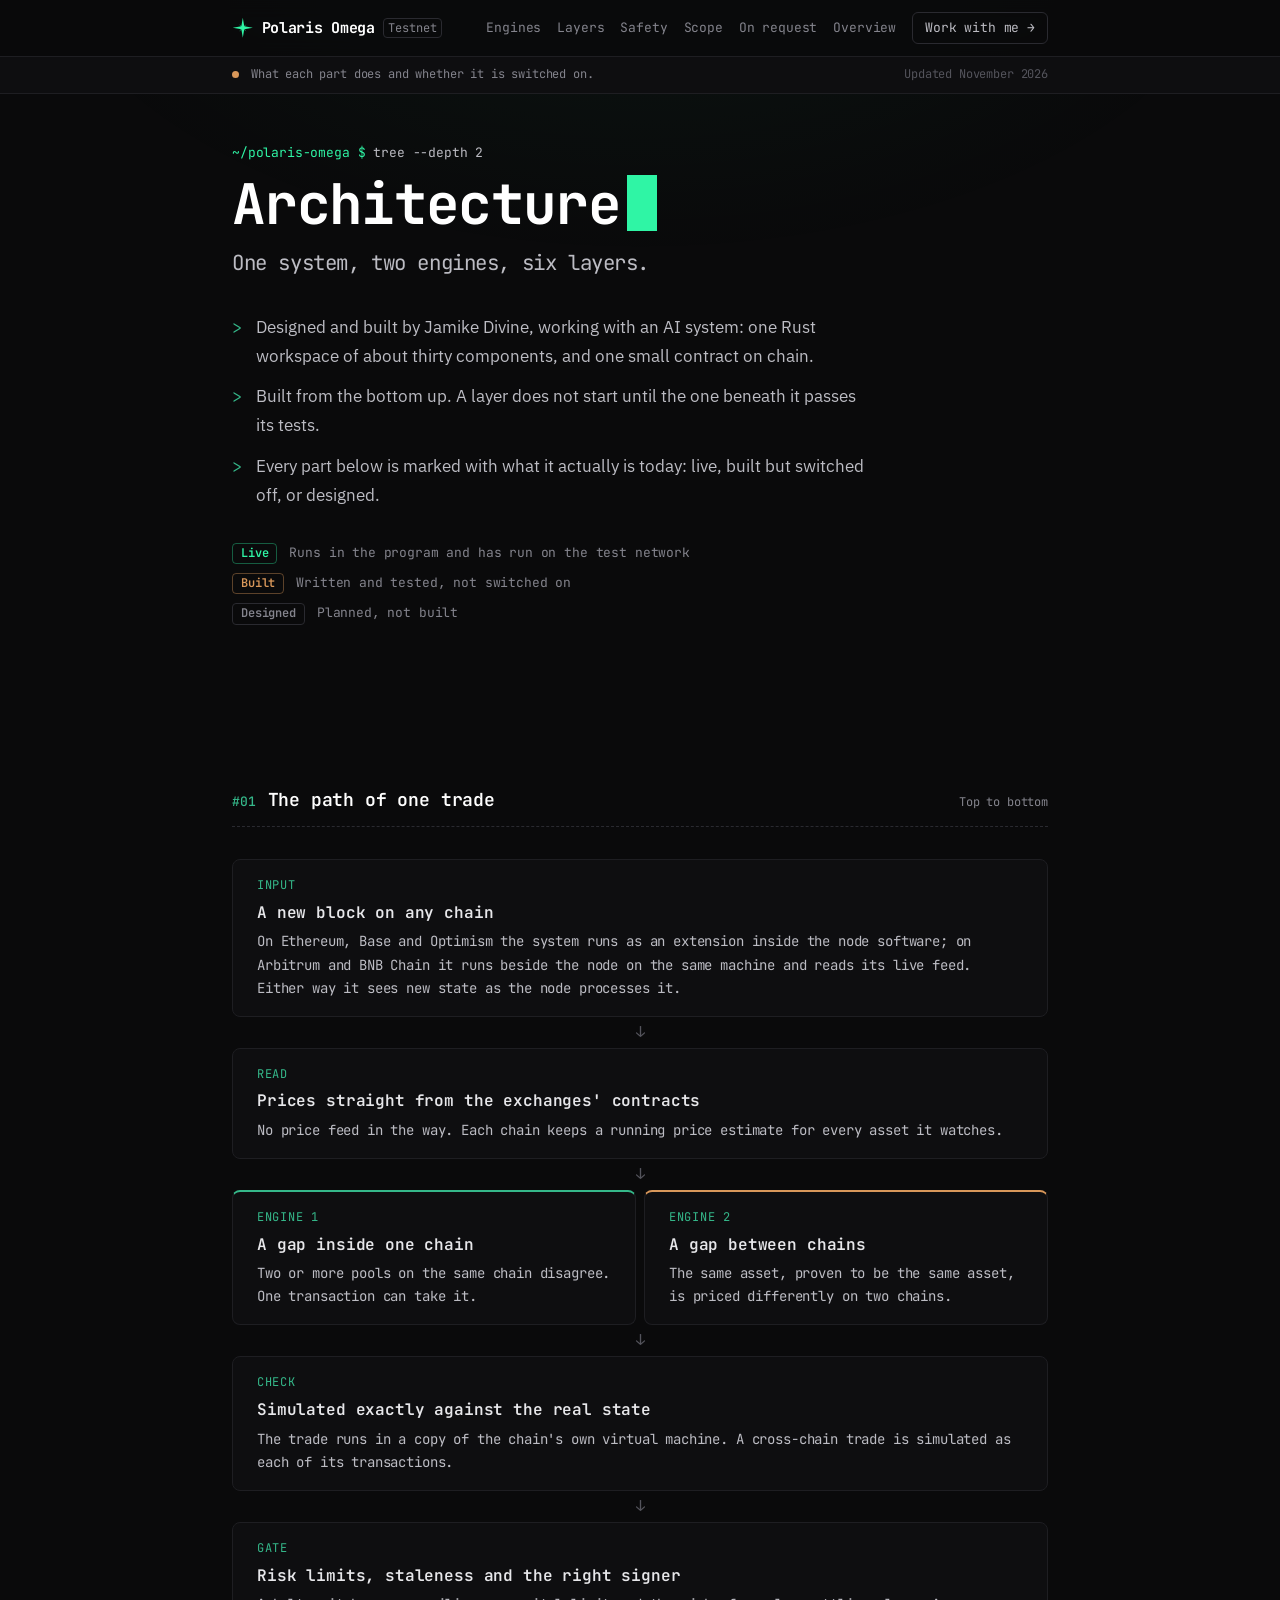
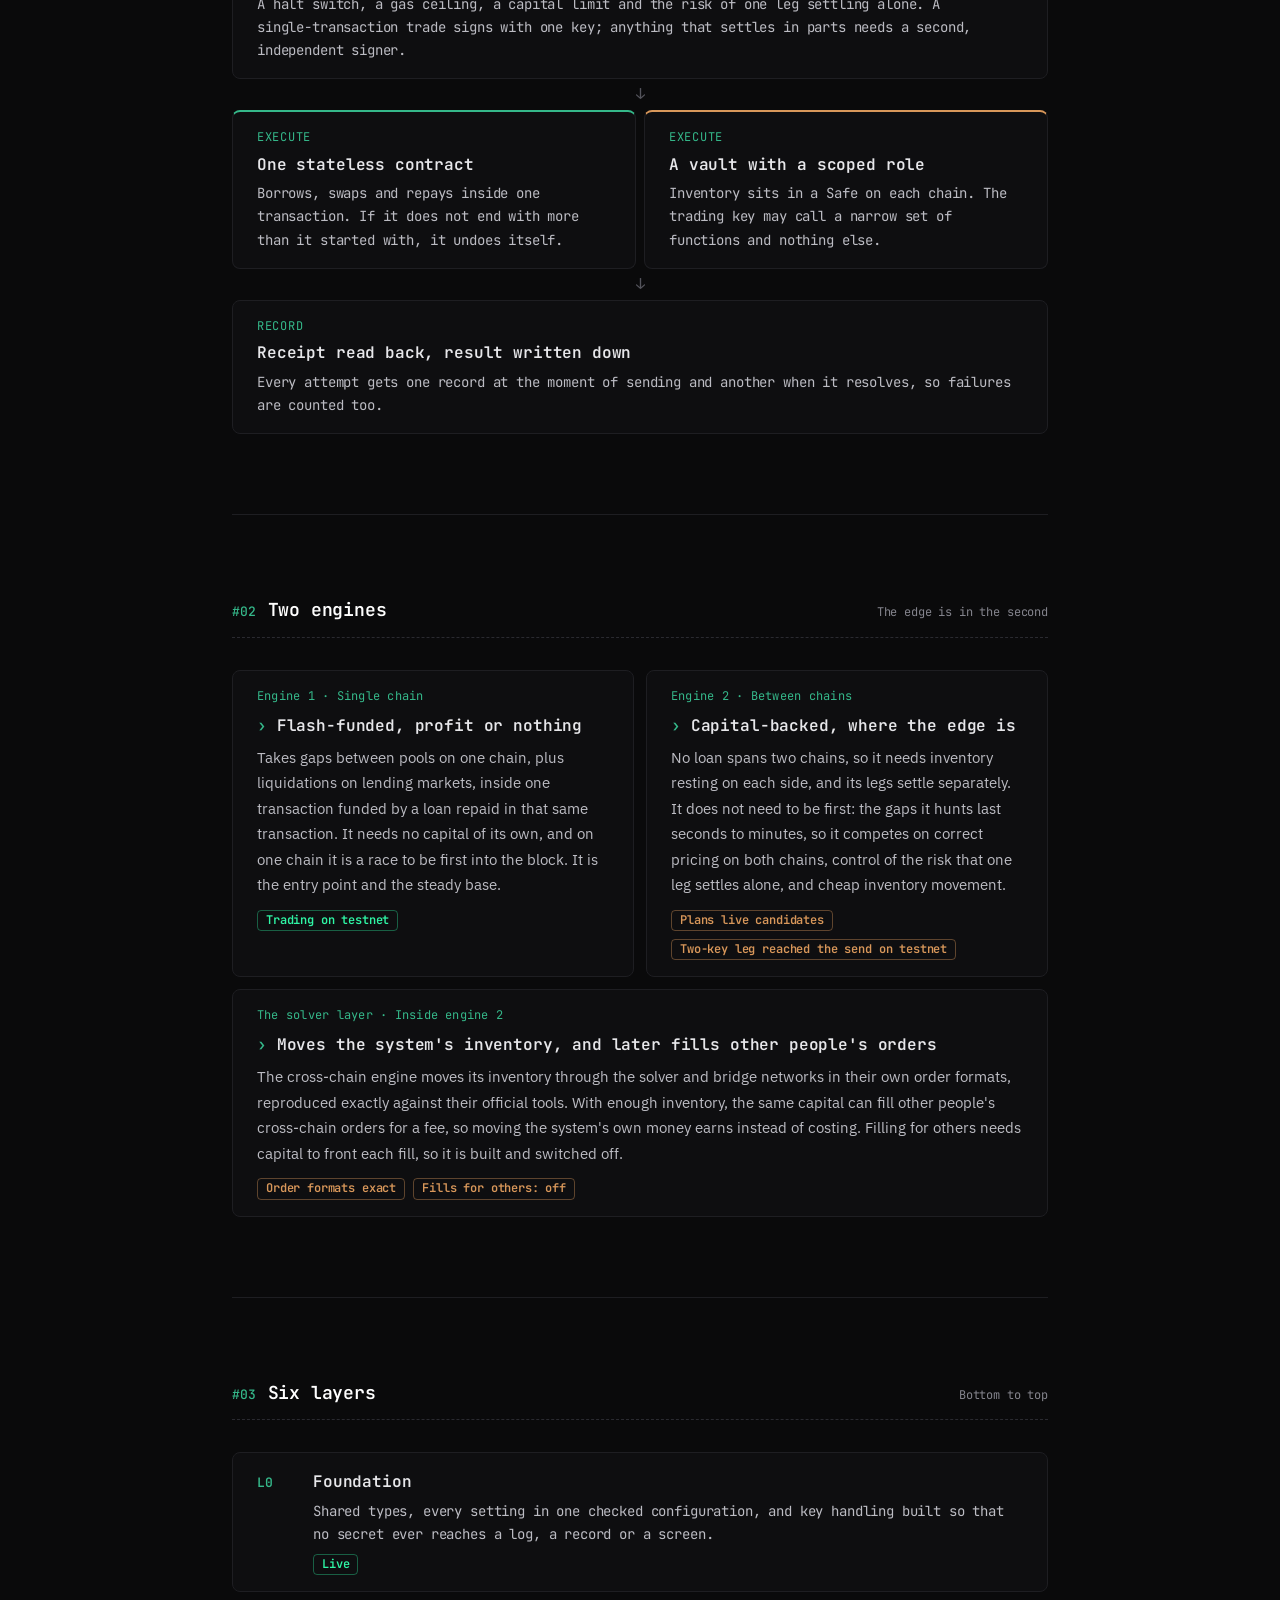
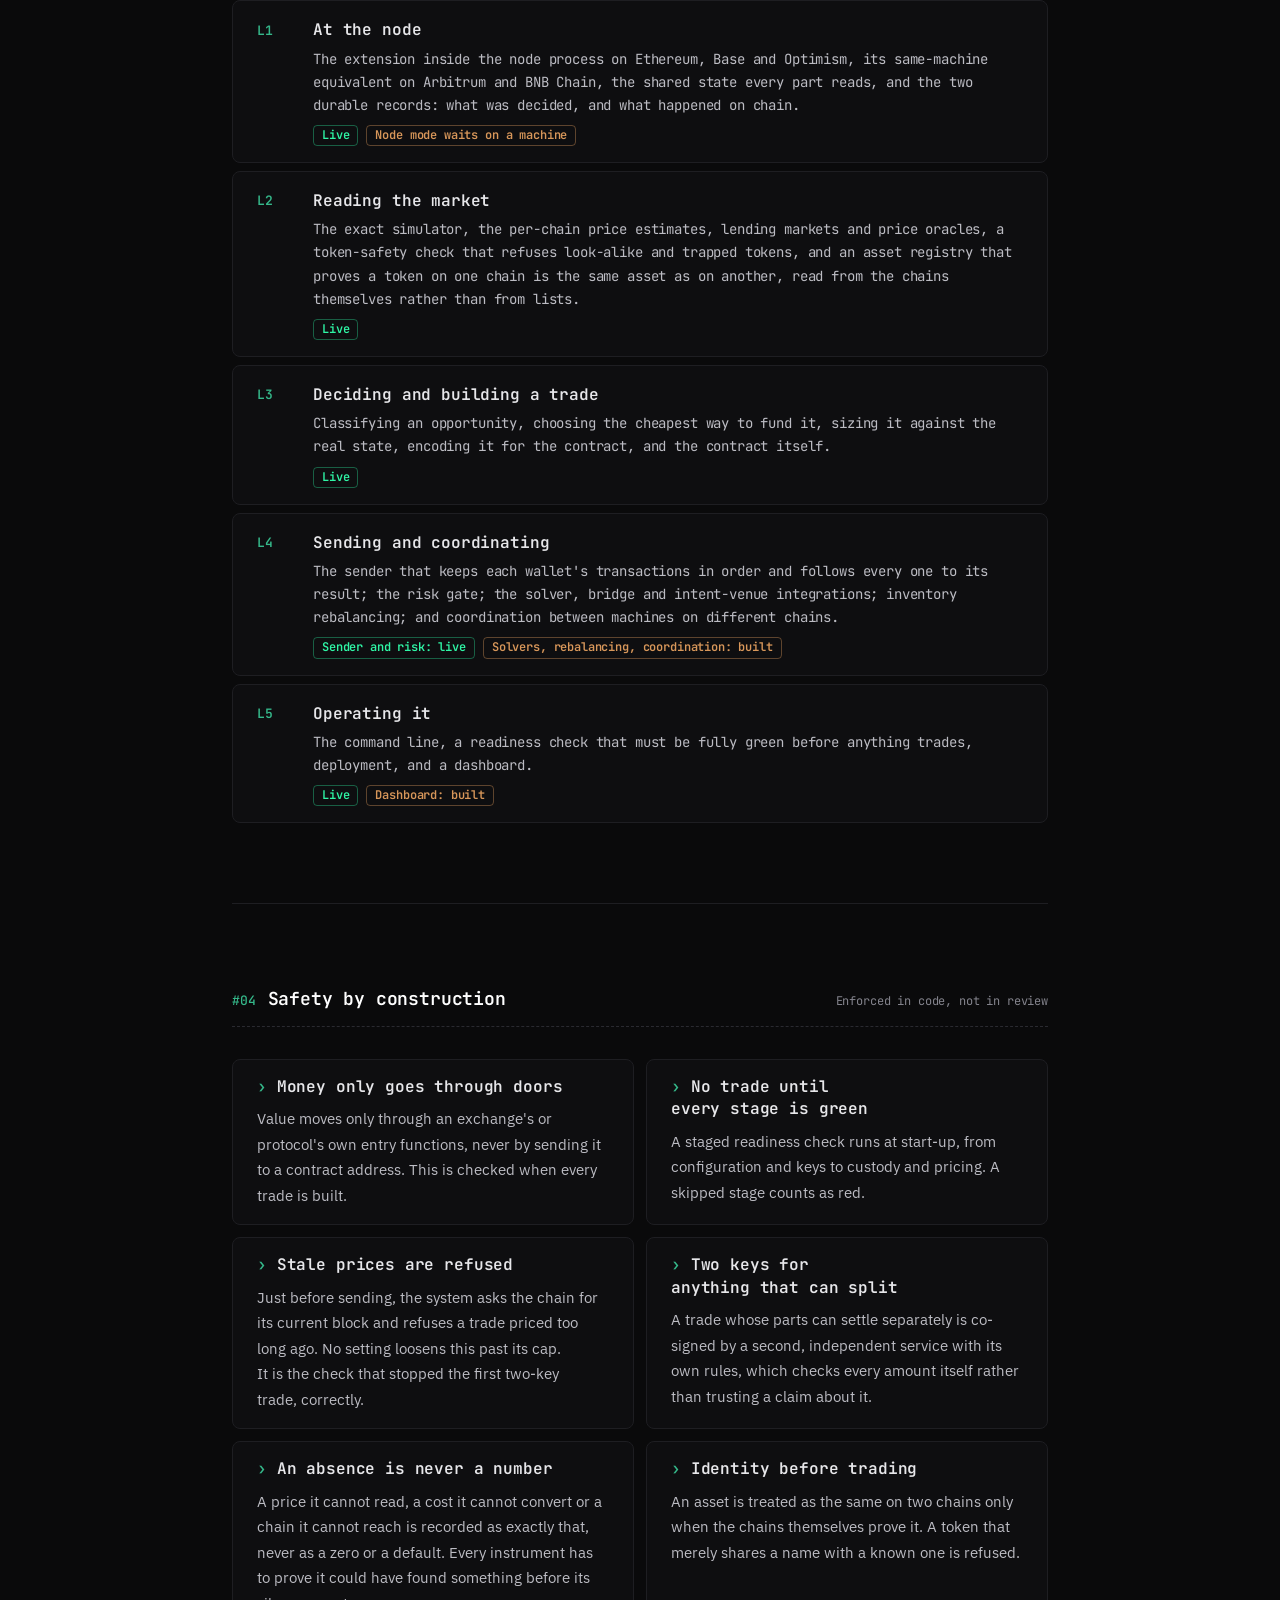
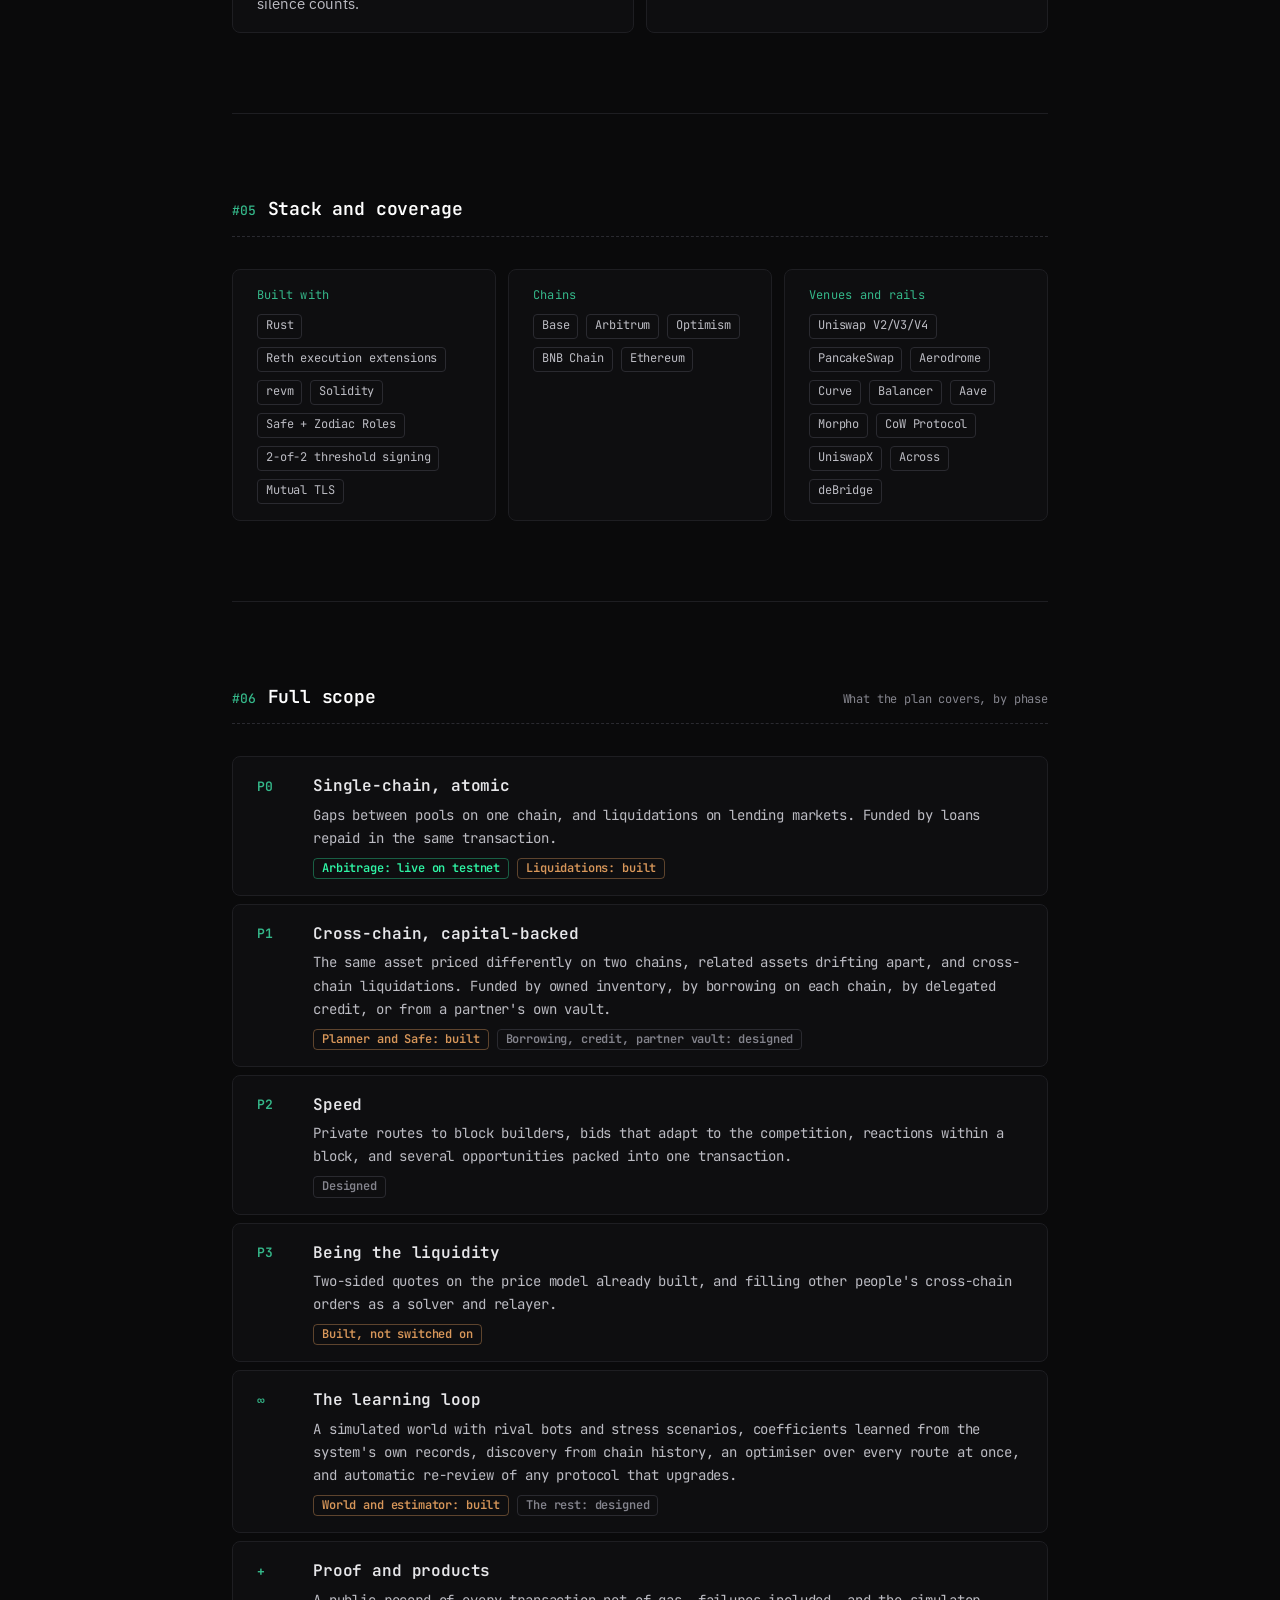
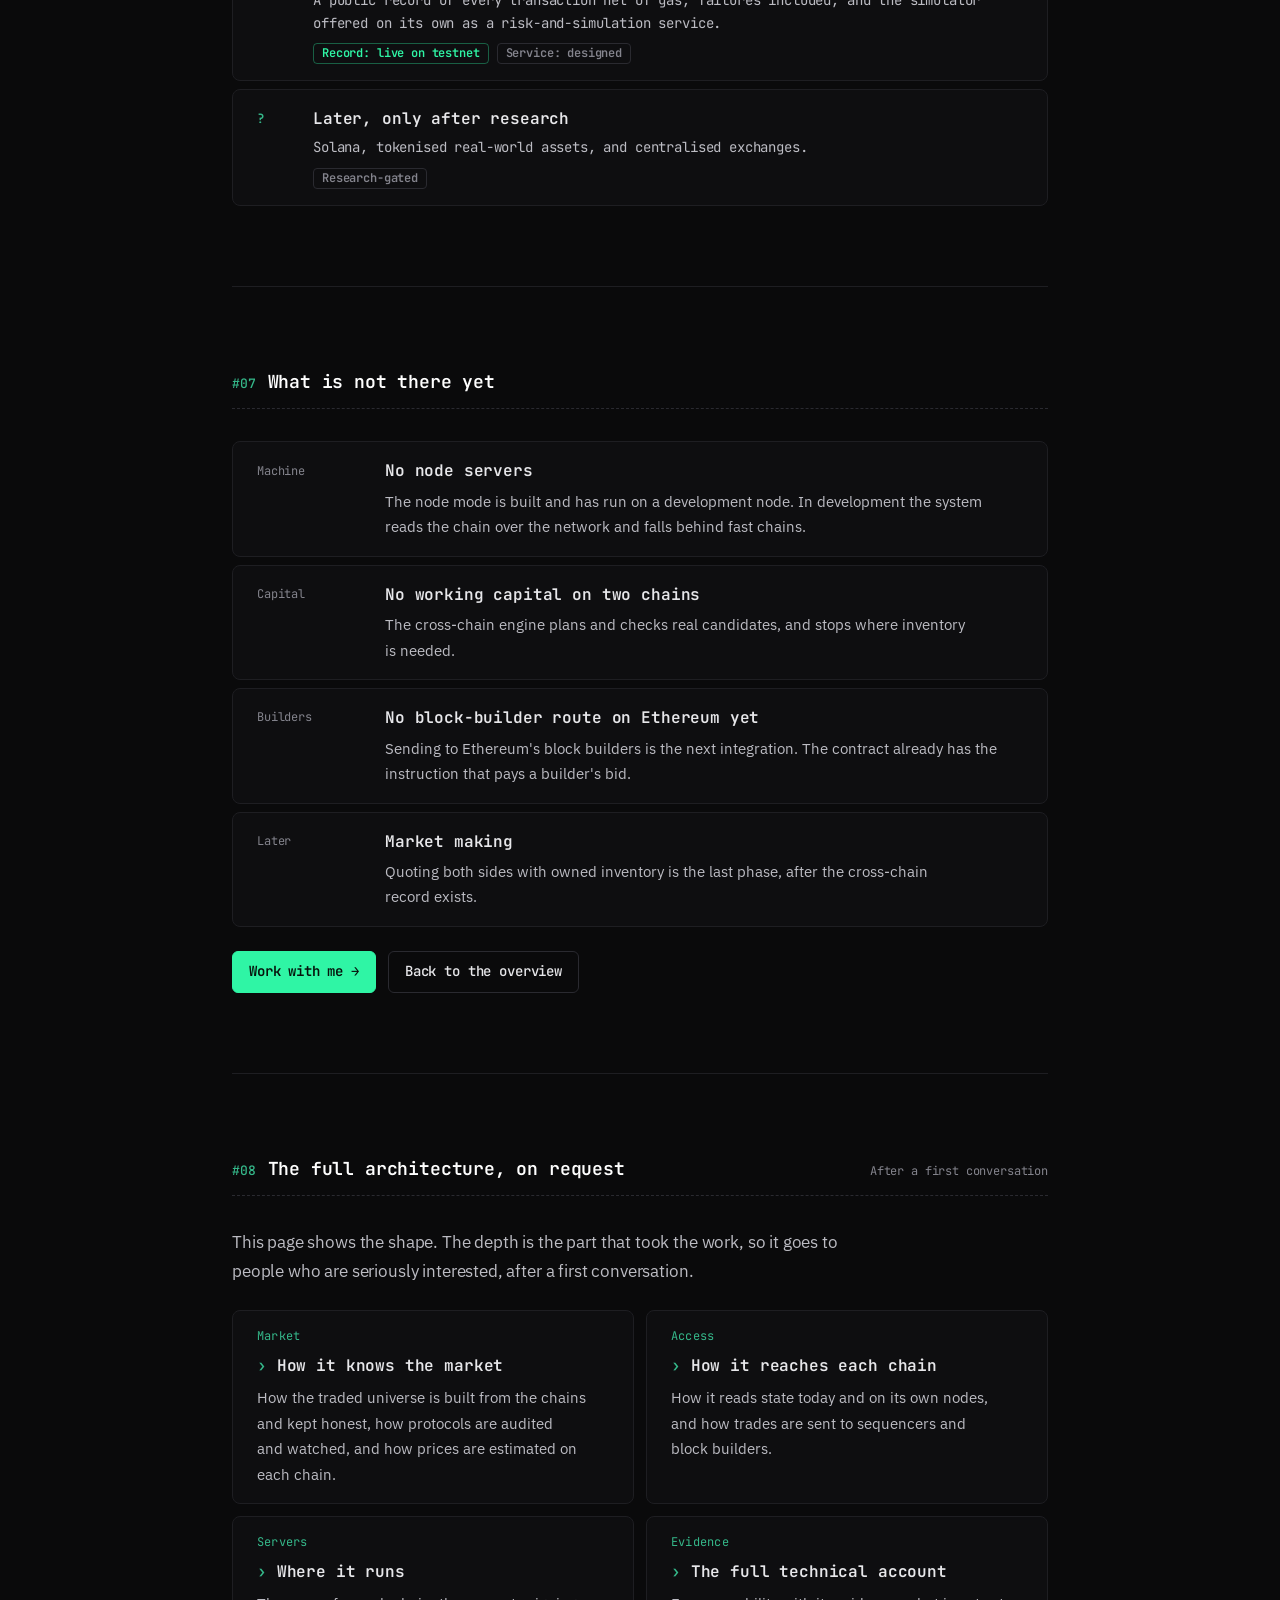
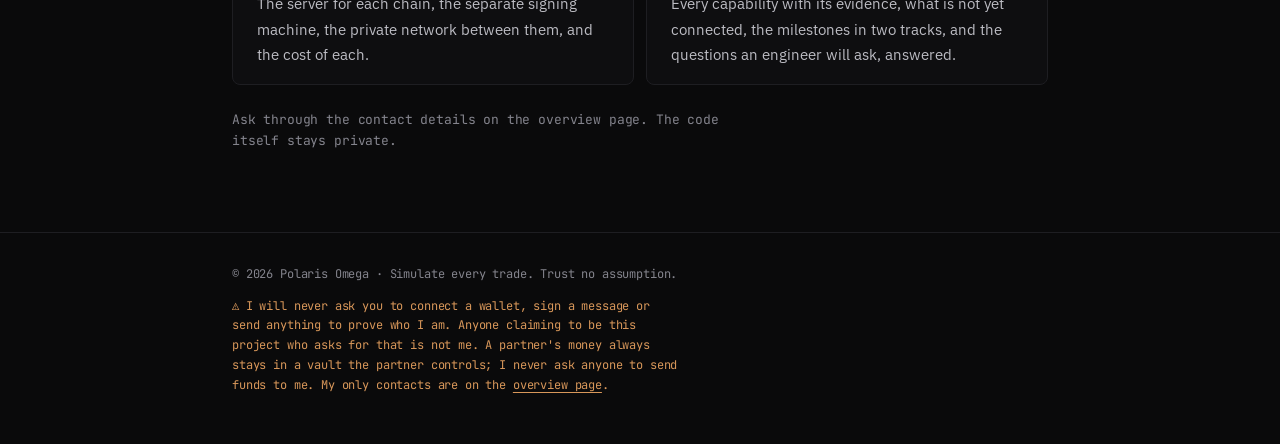
<file: architecture.html>
<!doctype html>
<html lang="en-GB">
<head>
<meta charset="utf-8">
<meta name="viewport" content="width=device-width, initial-scale=1, viewport-fit=cover">
<title>Polaris Omega Architecture</title>
<meta name="description" content="How Polaris Omega is built: two engines, six layers, the safety rules enforced in code, and what is switched on today.">
<meta name="theme-color" content="#0a0a0b">
<meta property="og:type" content="website">
<meta property="og:site_name" content="Polaris Omega">
<meta property="og:title" content="Polaris Omega Architecture">
<meta property="og:description" content="Two engines, six layers, safety enforced in code, and an honest mark on every part: live, built or designed.">
<meta property="og:url" content="https://divine2099.github.io/polaris-omega/architecture.html">
<meta name="twitter:card" content="summary">
<link rel="icon" href="data:image/svg+xml,%3Csvg xmlns=%27http://www.w3.org/2000/svg%27 viewBox=%270 0 24 24%27%3E%3Crect width=%2724%27 height=%2724%27 rx=%275%27 fill=%27%230a0a0b%27/%3E%3Cpath fill=%27%232ff5a5%27 d=%27M12 2.5 13.4 10.6 21.5 12 13.4 13.4 12 21.5 10.6 13.4 2.5 12 10.6 10.6Z%27/%3E%3C/svg%3E">
<link rel="stylesheet" href="https://fonts.googleapis.com/css2?family=IBM+Plex+Sans:wght@400;500;600&family=JetBrains+Mono:wght@400;500;600;700&display=swap">
<link rel="stylesheet" href="style.css">
</head>
<body>

<header class="site-header">
  <div class="wrap nav">
    <a class="brand" href="index.html"><svg class="mark" viewBox="0 0 24 24" aria-hidden="true"><path class="mk2" d="M12 6.3 13.1 10.9 17.7 12 13.1 13.1 12 17.7 10.9 13.1 6.3 12 10.9 10.9Z" transform="rotate(45 12 12)"/><path class="mk1" d="M12 .8 13.6 10.4 23.2 12 13.6 13.6 12 23.2 10.4 13.6.8 12 10.4 10.4Z"/></svg><span>Polaris Omega</span><span class="ver">Testnet</span></a>
    <nav class="nav-links" aria-label="Sections">
      <a class="nav-sec lg" href="#engines">Engines</a>
      <a class="nav-sec lg" href="#layers">Layers</a>
      <a class="nav-sec lg" href="#safety">Safety</a>
      <a class="nav-sec lg" href="#scope">Scope</a>
      <a class="nav-sec lg" href="#request">On request</a>
      <a href="index.html">Overview</a>
      <a class="nav-cta" href="index.html#help">Work with me →</a>
    </nav>
  </div>
</header>

<div class="statusbar">
  <div class="wrap"><span class="dot" aria-hidden="true"></span><span>What each part does and whether it is switched on.</span><span class="upd">Updated November 2026</span></div>
</div>

<main id="top">
  <div class="wrap">

    <section class="hero">
      <div class="hero-title">
        <p class="cmd"><span class="prompt">~/polaris-omega $</span> <span class="arg">tree --depth 2</span></p>
        <h1>Architecture<span class="cursor" aria-hidden="true"></span></h1>
        <p class="role">One system, two engines, six layers.</p>
      </div>
      <div class="lede">
        <p>Designed and built by Jamike Divine, working with an AI system: one Rust workspace of about thirty components, and one small contract on chain.</p>
        <p>Built from the bottom up. A layer does not start until the one beneath it passes its tests.</p>
        <p>Every part below is marked with what it actually is today: live, built but switched off, or designed.</p>
      </div>
      <div class="legend" aria-label="Status legend">
        <span><i class="chip live">Live</i> Runs in the program and has run on the test network</span>
        <span><i class="chip built">Built</i> Written and tested, not switched on</span>
        <span><i class="chip design">Designed</i> Planned, not built</span>
      </div>
    </section>

    <section class="section" id="flow">
      <div class="section-head"><span class="section-num">#01</span><h2 class="section-title">The path of one trade</h2><span class="section-note">Top to bottom</span></div>
      <div class="flow" aria-label="The path of one trade">
        <div class="node"><span class="tag">Input</span><b>A new block on any chain</b><p>On Ethereum, Base and Optimism the system runs as an extension inside the node software; on Arbitrum and BNB Chain it runs beside the node on the same machine and reads its live feed. Either way it sees new state as the node processes it.</p></div>
        <div class="arrow" aria-hidden="true">↓</div>
        <div class="node"><span class="tag">Read</span><b>Prices straight from the exchanges' contracts</b><p>No price feed in the way. Each chain keeps a running price estimate for every asset it watches.</p></div>
        <div class="arrow" aria-hidden="true">↓</div>
        <div class="split">
          <div class="node lane-a"><span class="tag">Engine 1</span><b>A gap inside one chain</b><p>Two or more pools on the same chain disagree. One transaction can take it.</p></div>
          <div class="node lane-b"><span class="tag">Engine 2</span><b>A gap between chains</b><p>The same asset, proven to be the same asset, is priced differently on two chains.</p></div>
        </div>
        <div class="arrow" aria-hidden="true">↓</div>
        <div class="node"><span class="tag">Check</span><b>Simulated exactly against the real state</b><p>The trade runs in a copy of the chain's own virtual machine. A cross-chain trade is simulated as each of its transactions.</p></div>
        <div class="arrow" aria-hidden="true">↓</div>
        <div class="node"><span class="tag">Gate</span><b>Risk limits, staleness and the right signer</b><p>A halt switch, a gas ceiling, a capital limit and the risk of one leg settling alone. A single-transaction trade signs with one key; anything that settles in parts needs a second, independent signer.</p></div>
        <div class="arrow" aria-hidden="true">↓</div>
        <div class="split">
          <div class="node lane-a"><span class="tag">Execute</span><b>One stateless contract</b><p>Borrows, swaps and repays inside one transaction. If it does not end with more than it started with, it undoes itself.</p></div>
          <div class="node lane-b"><span class="tag">Execute</span><b>A vault with a scoped role</b><p>Inventory sits in a Safe on each chain. The trading key may call a narrow set of functions and nothing else.</p></div>
        </div>
        <div class="arrow" aria-hidden="true">↓</div>
        <div class="node"><span class="tag">Record</span><b>Receipt read back, result written down</b><p>Every attempt gets one record at the moment of sending and another when it resolves, so failures are counted too.</p></div>
      </div>
    </section>

    <section class="section" id="engines">
      <div class="section-head"><span class="section-num">#02</span><h2 class="section-title">Two engines</h2><span class="section-note">The edge is in the second</span></div>
      <div class="cards">
        <div class="card">
          <span class="k">Engine 1 · Single chain</span>
          <h3>Flash-funded, profit or nothing</h3>
          <p>Takes gaps between pools on one chain, plus liquidations on lending markets, inside one transaction funded by a loan repaid in that same transaction. It needs no capital of its own, and on one chain it is a race to be first into the block. It is the entry point and the steady base.</p>
          <div class="chips"><i class="chip live">Trading on testnet</i></div>
        </div>
        <div class="card">
          <span class="k">Engine 2 · Between chains</span>
          <h3>Capital-backed, where the edge is</h3>
          <p>No loan spans two chains, so it needs inventory resting on each side, and its legs settle separately. It does not need to be first: the gaps it hunts last seconds to minutes, so it competes on correct pricing on both chains, control of the risk that one leg settles alone, and cheap inventory movement.</p>
          <div class="chips"><i class="chip built">Plans live candidates</i><i class="chip built">Two-key leg reached the send on testnet</i></div>
        </div>
        <div class="card wide">
          <span class="k">The solver layer · Inside engine 2</span>
          <h3>Moves the system's inventory, and later fills other people's orders</h3>
          <p>The cross-chain engine moves its inventory through the solver and bridge networks in their own order formats, reproduced exactly against their official tools. With enough inventory, the same capital can fill other people's cross-chain orders for a fee, so moving the system's own money earns instead of costing. Filling for others needs capital to front each fill, so it is built and switched off.</p>
          <div class="chips"><i class="chip built">Order formats exact</i><i class="chip built">Fills for others: off</i></div>
        </div>
      </div>
    </section>

    <section class="section" id="layers">
      <div class="section-head"><span class="section-num">#03</span><h2 class="section-title">Six layers</h2><span class="section-note">Bottom to top</span></div>
      <div class="layers">
        <div class="layer"><span class="ln">L0</span><div><b>Foundation</b><p>Shared types, every setting in one checked configuration, and key handling built so that no secret ever reaches a log, a record or a screen.</p><div class="chips"><i class="chip live">Live</i></div></div></div>
        <div class="layer"><span class="ln">L1</span><div><b>At the node</b><p>The extension inside the node process on Ethereum, Base and Optimism, its same-machine equivalent on Arbitrum and BNB Chain, the shared state every part reads, and the two durable records: what was decided, and what happened on chain.</p><div class="chips"><i class="chip live">Live</i><i class="chip built">Node mode waits on a machine</i></div></div></div>
        <div class="layer"><span class="ln">L2</span><div><b>Reading the market</b><p>The exact simulator, the per-chain price estimates, lending markets and price oracles, a token-safety check that refuses look-alike and trapped tokens, and an asset registry that proves a token on one chain is the same asset as on another, read from the chains themselves rather than from lists.</p><div class="chips"><i class="chip live">Live</i></div></div></div>
        <div class="layer"><span class="ln">L3</span><div><b>Deciding and building a trade</b><p>Classifying an opportunity, choosing the cheapest way to fund it, sizing it against the real state, encoding it for the contract, and the contract itself.</p><div class="chips"><i class="chip live">Live</i></div></div></div>
        <div class="layer"><span class="ln">L4</span><div><b>Sending and coordinating</b><p>The sender that keeps each wallet's transactions in order and follows every one to its result; the risk gate; the solver, bridge and intent-venue integrations; inventory rebalancing; and coordination between machines on different chains.</p><div class="chips"><i class="chip live">Sender and risk: live</i><i class="chip built">Solvers, rebalancing, coordination: built</i></div></div></div>
        <div class="layer"><span class="ln">L5</span><div><b>Operating it</b><p>The command line, a readiness check that must be fully green before anything trades, deployment, and a dashboard.</p><div class="chips"><i class="chip live">Live</i><i class="chip built">Dashboard: built</i></div></div></div>
      </div>
    </section>

    <section class="section" id="safety">
      <div class="section-head"><span class="section-num">#04</span><h2 class="section-title">Safety by construction</h2><span class="section-note">Enforced in code, not in review</span></div>
      <div class="cards">
        <div class="card"><h3>Money only goes through doors</h3><p>Value moves only through an exchange's or protocol's own entry functions, never by sending it to a contract address. This is checked when every trade is built.</p></div>
        <div class="card"><h3>No trade until every stage is green</h3><p>A staged readiness check runs at start-up, from configuration and keys to custody and pricing. A skipped stage counts as red.</p></div>
        <div class="card"><h3>Stale prices are refused</h3><p>Just before sending, the system asks the chain for its current block and refuses a trade priced too long ago. No setting loosens this past its cap. It is the check that stopped the first two-key trade, correctly.</p></div>
        <div class="card"><h3>Two keys for anything that can split</h3><p>A trade whose parts can settle separately is co-signed by a second, independent service with its own rules, which checks every amount itself rather than trusting a claim about it.</p></div>
        <div class="card"><h3>An absence is never a number</h3><p>A price it cannot read, a cost it cannot convert or a chain it cannot reach is recorded as exactly that, never as a zero or a default. Every instrument has to prove it could have found something before its silence counts.</p></div>
        <div class="card"><h3>Identity before trading</h3><p>An asset is treated as the same on two chains only when the chains themselves prove it. A token that merely shares a name with a known one is refused.</p></div>
      </div>
    </section>

    <section class="section" id="stack">
      <div class="section-head"><span class="section-num">#05</span><h2 class="section-title">Stack and coverage</h2></div>
      <div class="cards three">
        <div class="card"><span class="k">Built with</span><div class="tags"><span>Rust</span><span>Reth execution extensions</span><span>revm</span><span>Solidity</span><span>Safe + Zodiac Roles</span><span>2-of-2 threshold signing</span><span>Mutual TLS</span></div></div>
        <div class="card"><span class="k">Chains</span><div class="tags"><span>Base</span><span>Arbitrum</span><span>Optimism</span><span>BNB Chain</span><span>Ethereum</span></div></div>
        <div class="card"><span class="k">Venues and rails</span><div class="tags"><span>Uniswap V2/V3/V4</span><span>PancakeSwap</span><span>Aerodrome</span><span>Curve</span><span>Balancer</span><span>Aave</span><span>Morpho</span><span>CoW Protocol</span><span>UniswapX</span><span>Across</span><span>deBridge</span></div></div>
      </div>
    </section>

    <section class="section" id="scope">
      <div class="section-head"><span class="section-num">#06</span><h2 class="section-title">Full scope</h2><span class="section-note">What the plan covers, by phase</span></div>
      <div class="layers">
        <div class="layer"><span class="ln">P0</span><div><b>Single-chain, atomic</b><p>Gaps between pools on one chain, and liquidations on lending markets. Funded by loans repaid in the same transaction.</p><div class="chips"><i class="chip live">Arbitrage: live on testnet</i><i class="chip built">Liquidations: built</i></div></div></div>
        <div class="layer"><span class="ln">P1</span><div><b>Cross-chain, capital-backed</b><p>The same asset priced differently on two chains, related assets drifting apart, and cross-chain liquidations. Funded by owned inventory, by borrowing on each chain, by delegated credit, or from a partner's own vault.</p><div class="chips"><i class="chip built">Planner and Safe: built</i><i class="chip design">Borrowing, credit, partner vault: designed</i></div></div></div>
        <div class="layer"><span class="ln">P2</span><div><b>Speed</b><p>Private routes to block builders, bids that adapt to the competition, reactions within a block, and several opportunities packed into one transaction.</p><div class="chips"><i class="chip design">Designed</i></div></div></div>
        <div class="layer"><span class="ln">P3</span><div><b>Being the liquidity</b><p>Two-sided quotes on the price model already built, and filling other people's cross-chain orders as a solver and relayer.</p><div class="chips"><i class="chip built">Built, not switched on</i></div></div></div>
        <div class="layer"><span class="ln">∞</span><div><b>The learning loop</b><p>A simulated world with rival bots and stress scenarios, coefficients learned from the system's own records, discovery from chain history, an optimiser over every route at once, and automatic re-review of any protocol that upgrades.</p><div class="chips"><i class="chip built">World and estimator: built</i><i class="chip design">The rest: designed</i></div></div></div>
        <div class="layer"><span class="ln">+</span><div><b>Proof and products</b><p>A public record of every transaction net of gas, failures included, and the simulator offered on its own as a risk-and-simulation service.</p><div class="chips"><i class="chip live">Record: live on testnet</i><i class="chip design">Service: designed</i></div></div></div>
        <div class="layer"><span class="ln">?</span><div><b>Later, only after research</b><p>Solana, tokenised real-world assets, and centralised exchanges.</p><div class="chips"><i class="chip design">Research-gated</i></div></div></div>
      </div>
    </section>

    <section class="section" id="limits">
      <div class="section-head"><span class="section-num">#07</span><h2 class="section-title">What is not there yet</h2></div>
      <div class="rows">
        <div class="row"><span class="when">Machine</span><div class="what"><b>No node servers</b><p>The node mode is built and has run on a development node. In development the system reads the chain over the network and falls behind fast chains.</p></div></div>
        <div class="row"><span class="when">Capital</span><div class="what"><b>No working capital on two chains</b><p>The cross-chain engine plans and checks real candidates, and stops where inventory is needed.</p></div></div>
        <div class="row"><span class="when">Builders</span><div class="what"><b>No block-builder route on Ethereum yet</b><p>Sending to Ethereum's block builders is the next integration. The contract already has the instruction that pays a builder's bid.</p></div></div>
        <div class="row"><span class="when">Later</span><div class="what"><b>Market making</b><p>Quoting both sides with owned inventory is the last phase, after the cross-chain record exists.</p></div></div>
      </div>
      <div class="actions"><a class="btn btn-primary" href="index.html#help">Work with me →</a><a class="btn btn-ghost" href="index.html">Back to the overview</a></div>
    </section>

    <section class="section" id="request">
      <div class="section-head"><span class="section-num">#08</span><h2 class="section-title">The full architecture, on request</h2><span class="section-note">After a first conversation</span></div>
      <p class="section-intro">This page shows the shape. The depth is the part that took the work, so it goes to people who are seriously interested, after a first conversation.</p>
      <div class="cards">
        <div class="card"><span class="k">Market</span><h3>How it knows the market</h3><p>How the traded universe is built from the chains and kept honest, how protocols are audited and watched, and how prices are estimated on each chain.</p></div>
        <div class="card"><span class="k">Access</span><h3>How it reaches each chain</h3><p>How it reads state today and on its own nodes, and how trades are sent to sequencers and block builders.</p></div>
        <div class="card"><span class="k">Servers</span><h3>Where it runs</h3><p>The server for each chain, the separate signing machine, the private network between them, and the cost of each.</p></div>
        <div class="card"><span class="k">Evidence</span><h3>The full technical account</h3><p>Every capability with its evidence, what is not yet connected, the milestones in two tracks, and the questions an engineer will ask, answered.</p></div>
      </div>
      <p class="aside">Ask through the contact details on the overview page. The code itself stays private.</p>
    </section>

  </div>
</main>

<footer>
  <div class="wrap">
    <span>© 2026 Polaris Omega · Simulate every trade. Trust no assumption.</span>
    <span class="warn">⚠ I will never ask you to connect a wallet, sign a message or send anything to prove who I am. Anyone claiming to be this project who asks for that is not me. A partner's money always stays in a vault the partner controls; I never ask anyone to send funds to me. My only contacts are on the <a href="index.html#help">overview page</a>.</span>
  </div>
</footer>

</body>
</html>
</file>
<file: style.css>
/* Polaris Omega: one stylesheet for every page.
   Layout: a terminal session. A sticky prompt bar, a status line, one 880px column, numbered section heads
   and dark bordered cards. The one bright colour is the mint prompt green. Single dark theme by choice.
   Every space and every size comes from the scales below; nothing is set by hand on an element. */
:root {
  --bg: #0a0a0b; --bg-elev: #0e0e10; --bg-hover: #141417;
  --border: #1e1e22; --border-2: #2a2a30;
  --text: #e7e7ea; --text-2: #bcbcc3; --muted: #84848d; --muted-2: #54545c;
  --green: #2ff5a5; --green-hi: #5cffba; --green-dim: #35b88a; --amber: #d8975a; --red: #d97070;
  --white: #ffffff; --ink: #07120c;
  --green-wash: rgba(47,245,165,.06); --green-line: rgba(47,245,165,.35);
  --amber-line: rgba(216,151,90,.4); --red-line: rgba(217,112,112,.35);
  --header-bg: rgba(10,10,11,.84);
  --mono: "JetBrains Mono", ui-monospace, "SF Mono", "Cascadia Code", Menlo, Consolas, monospace;

  /* spacing */
  --s1: .25rem; --s2: .5rem; --s3: .75rem; --s4: 1rem; --s5: 1.5rem; --s6: 2rem; --s7: 3rem;
  --s8: clamp(3.5rem, 8vw, 5rem);
  /* type: five steps, nothing below 12px */
  --t-xs: .75rem; --t-sm: .8125rem; --t-md: .875rem; --t-lg: 1rem; --t-xl: 1.125rem;

  --maxw: 880px; --measure: 64ch; --radius: 8px;
  color-scheme: dark;
}

*, *::before, *::after { box-sizing: border-box; }
* { margin: 0; }
html { scroll-behavior: smooth; scroll-padding-top: 5rem; -webkit-text-size-adjust: 100%; }
body {
  background: var(--bg); color: var(--text); font-family: var(--mono);
  font-size: 15px; line-height: 1.65; letter-spacing: -.01em;
  -webkit-font-smoothing: antialiased; overflow-x: hidden;
}
body::before {
  content: ""; position: fixed; inset: 0; pointer-events: none; z-index: 0;
  background: radial-gradient(900px 500px at 50% -10%, rgba(47,245,165,.05), transparent 70%);
}
a { color: inherit; text-decoration: none; }
p { text-wrap: pretty; }
::selection { background: rgba(47,245,165,.25); color: var(--white); }
:focus-visible { outline: 2px solid var(--green); outline-offset: 3px; border-radius: 2px; }

/* the column */
.wrap {
  width: 100%; max-width: var(--maxw); margin-inline: auto; position: relative; z-index: 1; min-width: 0;
  padding-left: max(16px, env(safe-area-inset-left, 0px)); padding-right: max(16px, env(safe-area-inset-right, 0px));
}
@media (min-width: 640px) {
  .wrap { padding-left: max(var(--s6), env(safe-area-inset-left, 0px)); padding-right: max(var(--s6), env(safe-area-inset-right, 0px)); }
}

/* header */
.site-header {
  position: sticky; top: env(safe-area-inset-top, 0px); z-index: 50;
  background: var(--header-bg); backdrop-filter: blur(10px); -webkit-backdrop-filter: blur(10px);
  border-bottom: 1px solid var(--border);
}
.nav { display: flex; align-items: center; gap: var(--s4); height: 3.5rem; }
.brand { display: inline-flex; align-items: center; gap: var(--s2); font-weight: 700; white-space: nowrap; color: var(--white); letter-spacing: -.02em; }
.brand .ver { font-weight: 400; font-size: var(--t-xs); color: var(--muted); border: 1px solid var(--border-2); border-radius: 4px; padding: 0 var(--s1); letter-spacing: 0; line-height: 1.5; }
.mark { width: 1.35rem; height: 1.35rem; flex: none; }
.mark .mk1 { fill: var(--green); }
.mark .mk2 { fill: var(--green-dim); opacity: .55; }
.nav-links { display: flex; align-items: center; gap: var(--s4); margin-left: auto; font-size: var(--t-sm); }
.nav-links a { color: var(--muted); transition: color .15s ease; white-space: nowrap; }
.nav-links a:hover { color: var(--text); }
.nav-cta { border: 1px solid var(--border-2); color: var(--text-2) !important; padding: var(--s1) var(--s3); border-radius: 6px; }
.nav-cta:hover { border-color: var(--green-dim); color: var(--green) !important; background: var(--green-wash); }
.nav-sec { display: none; }
@media (min-width: 760px) { .nav-sec.sm { display: inline; } }   /* overview: four section links */
@media (min-width: 980px) { .nav-sec.lg { display: inline; } }   /* architecture: six section links */
@media (max-width: 420px) { .brand .ver { display: none; } }
body::after { /* paints the band above a sticky header on notched phones */
  content: ""; position: fixed; inset: 0 0 auto; height: env(safe-area-inset-top, 0px); z-index: 60; background: var(--bg);
}

/* status line */
.statusbar { position: relative; z-index: 1; border-bottom: 1px solid var(--border); background: var(--bg-elev); font-size: var(--t-xs); color: var(--muted); }
.statusbar .wrap { display: flex; align-items: center; gap: var(--s2) var(--s3); padding-block: var(--s2); flex-wrap: wrap; }
.statusbar .upd { margin-left: auto; color: var(--muted-2); white-space: nowrap; }
.dot { width: 7px; height: 7px; border-radius: 50%; background: var(--amber); flex: none; animation: pulse 2.4s infinite; }
@keyframes pulse { 0% { box-shadow: 0 0 0 0 rgba(216,151,90,.45); } 70% { box-shadow: 0 0 0 6px rgba(216,151,90,0); } 100% { box-shadow: 0 0 0 0 rgba(216,151,90,0); } }

/* hero */
main { position: relative; z-index: 1; }
.hero { padding-block: var(--s7) var(--s8); display: grid; gap: var(--s6); }
.hero-title { display: grid; gap: var(--s3); }
.cmd { color: var(--muted); font-size: var(--t-sm); overflow-wrap: anywhere; }
.cmd .prompt { color: var(--green); }
.cmd .arg { color: var(--text-2); }
h1 { font-size: clamp(2.1rem, 7vw, 3.5rem); line-height: 1.05; font-weight: 700; letter-spacing: -.03em; color: var(--white); text-wrap: balance; }
.role { font-size: clamp(1rem, 3.2vw, 1.3rem); color: var(--text-2); letter-spacing: -.02em; text-wrap: balance; max-width: 36ch; }
.cursor { display: inline-block; width: .9ch; height: 1em; background: var(--green); margin-left: .2ch; vertical-align: -.12em; animation: blink 1.1s steps(1) infinite; }
@keyframes blink { 50% { opacity: 0; } }
.lede { display: grid; gap: var(--s3); max-width: var(--measure); color: var(--text-2); font-size: var(--t-md); }
.lede p { position: relative; padding-left: var(--s5); }
.lede p::before { content: ">"; position: absolute; left: 0; color: var(--green-dim); }
.lede strong { color: var(--text); font-weight: 600; }
.actions { display: flex; flex-wrap: wrap; gap: var(--s3); }
.btn {
  display: inline-flex; align-items: center; gap: .5ch; padding: var(--s2) var(--s4); min-height: 2.6rem;
  border-radius: 6px; font-size: var(--t-md); font-weight: 500; border: 1px solid var(--border-2); color: var(--text);
  transition: transform .12s ease, border-color .15s ease, background .15s ease, color .15s ease;
}
.btn:hover { transform: translateY(-1px); }
.btn-primary { background: var(--green); border-color: var(--green); color: var(--ink); font-weight: 600; }
.btn-primary:hover { background: var(--green-hi); border-color: var(--green-hi); }
.btn-ghost:hover { border-color: var(--green-dim); color: var(--green); background: var(--green-wash); }

/* terminal window with four figures */
.track { border: 1px solid var(--border); border-radius: 10px; background: var(--bg-elev); overflow: hidden; }
.track-bar { display: flex; align-items: center; gap: var(--s2); padding: var(--s2) var(--s4); border-bottom: 1px solid var(--border); font-size: var(--t-xs); color: var(--muted); }
.track-bar .dots { display: flex; gap: .4rem; }
.track-bar .dots i { width: 9px; height: 9px; border-radius: 50%; background: var(--border-2); }
.stat-grid { display: grid; grid-template-columns: repeat(4, minmax(0, 1fr)); }
.stat { padding: var(--s5) var(--s4); border-right: 1px solid var(--border); min-width: 0; display: grid; gap: var(--s2); align-content: start; }
.stat:last-child { border-right: none; }
.stat .v { font-size: clamp(1.5rem, 4.2vw, 1.9rem); font-weight: 700; color: var(--white); line-height: 1; letter-spacing: -.03em; font-variant-numeric: tabular-nums; }
.stat .v.warn { color: var(--amber); }
.stat .l { font-size: var(--t-xs); color: var(--muted); line-height: 1.5; }
@media (max-width: 760px) {
  .stat-grid { grid-template-columns: repeat(2, minmax(0, 1fr)); }
  .stat { border-bottom: 1px solid var(--border); }
  .stat:nth-child(2n) { border-right: none; }
  .stat:nth-last-child(-n+2) { border-bottom: none; }
}

/* sections */
.section { padding-block: var(--s8); display: grid; gap: var(--s5); }
.section + .section { border-top: 1px solid var(--border); }
.section-head { display: flex; align-items: baseline; gap: var(--s1) var(--s3); flex-wrap: wrap; padding-bottom: var(--s3); border-bottom: 1px dashed var(--border-2); margin-bottom: var(--s2); }
.section-num { color: var(--green-dim); font-size: var(--t-sm); font-weight: 500; font-variant-numeric: tabular-nums; }
.section-title { font-size: var(--t-xl); font-weight: 600; letter-spacing: -.01em; color: var(--white); text-wrap: balance; }
.section-note { color: var(--muted); font-size: var(--t-xs); margin-left: auto; }
@media (max-width: 640px) { .section-note { flex-basis: 100%; margin-left: 0; } }
.more { color: var(--green-dim); }
.more:hover { color: var(--green); }

.prose { display: grid; gap: var(--s4); max-width: var(--measure); color: var(--text-2); font-size: var(--t-md); }
.prose strong { color: var(--text); font-weight: 600; }
.aside { color: var(--muted); font-size: var(--t-sm); max-width: var(--measure); }

/* cards */
.cards { display: grid; grid-template-columns: repeat(2, minmax(0, 1fr)); gap: var(--s3); }
.cards.three { grid-template-columns: repeat(3, minmax(0, 1fr)); }
@media (max-width: 720px) { .cards, .cards.three { grid-template-columns: minmax(0, 1fr); } }
.card { display: grid; gap: var(--s2); align-content: start; padding: var(--s4) var(--s5); border: 1px solid var(--border); border-radius: var(--radius); background: var(--bg-elev); min-width: 0; transition: border-color .15s ease; }
.card:hover { border-color: var(--border-2); }
.card.wide { grid-column: 1 / -1; }
.card h3 { font-size: var(--t-lg); font-weight: 600; line-height: 1.4; color: var(--text); text-wrap: balance; }
.card h3::before { content: "› "; color: var(--green-dim); }
.card p { font-size: var(--t-md); color: var(--text-2); line-height: 1.6; }
.k { font-size: var(--t-xs); color: var(--green-dim); letter-spacing: .02em; }

.tags { display: flex; flex-wrap: wrap; gap: var(--s2); }
.tags span { font-size: var(--t-xs); color: var(--text-2); border: 1px solid var(--border-2); border-radius: 4px; padding: .1rem var(--s2); }

/* rows: a dated or labelled list */
.rows { display: grid; gap: var(--s2); }
.row { display: grid; grid-template-columns: 7rem minmax(0, 1fr); gap: var(--s4); padding: var(--s4) var(--s5); border: 1px solid var(--border); border-radius: var(--radius); background: var(--bg-elev); }
.row .when { font-size: var(--t-xs); color: var(--muted); padding-top: .2rem; font-variant-numeric: tabular-nums; }
.row .what { display: grid; gap: var(--s1); min-width: 0; }
.row .what b { font-weight: 600; font-size: var(--t-lg); display: flex; flex-wrap: wrap; align-items: center; gap: var(--s2); }
.row .what p { font-size: var(--t-md); color: var(--text-2); }
.status { font-size: var(--t-xs); font-weight: 600; border-radius: 4px; padding: 0 var(--s2); line-height: 1.6; }
.status.ok { color: var(--green); border: 1px solid var(--green-line); }
.status.stop { color: var(--amber); border: 1px solid var(--amber-line); }
@media (max-width: 560px) { .row { grid-template-columns: minmax(0, 1fr); gap: var(--s1); } }

.notice { border: 1px solid var(--red-line); border-left: 3px solid var(--red); border-radius: var(--radius); padding: var(--s4) var(--s5); font-size: var(--t-md); color: var(--text-2); background: var(--bg-elev); }
.notice b { color: var(--red); font-weight: 600; }

/* blockers */
.blockers { display: grid; gap: var(--s2); }
.blocker { display: grid; grid-template-columns: 5rem minmax(0, 1fr); gap: var(--s4); padding: var(--s4) var(--s5); border: 1px solid var(--border); border-radius: var(--radius); background: var(--bg-elev); }
.blocker > div { display: grid; gap: var(--s1); }
.sev { font-size: var(--t-xs); font-weight: 700; letter-spacing: .04em; padding-top: .2rem; }
.sev.crit { color: var(--red); } .sev.high { color: var(--amber); }
.blocker b { font-size: var(--t-lg); font-weight: 600; }
.blocker p { font-size: var(--t-md); color: var(--text-2); }
.num { color: var(--white); font-weight: 600; font-variant-numeric: tabular-nums; white-space: nowrap; }
@media (max-width: 480px) { .blocker { grid-template-columns: minmax(0, 1fr); gap: var(--s1); } }

/* numbered steps */
.steps { list-style: none; padding: 0; display: grid; gap: var(--s3); counter-reset: s; max-width: var(--measure); }
.steps li { counter-increment: s; position: relative; padding-left: 2.5rem; font-size: var(--t-md); color: var(--text-2); }
.steps li::before { content: "0" counter(s); position: absolute; left: 0; top: .05rem; color: var(--green-dim); font-size: var(--t-sm); }
.steps li b { color: var(--text); font-weight: 600; }

/* contact */
.contact { display: grid; gap: var(--s2); padding: var(--s4) var(--s5); border: 1px solid var(--border); border-radius: var(--radius); background: var(--bg-elev); font-size: var(--t-md); color: var(--text-2); }
.contact .line { display: grid; grid-template-columns: 5.5rem minmax(0, 1fr); gap: var(--s3); }
.contact .key { color: var(--muted); }
.contact .val { overflow-wrap: anywhere; user-select: all; }
.contact a { color: var(--green); }
.contact a:hover { text-decoration: underline; text-underline-offset: 3px; }

/* architecture page */
.legend { display: grid; gap: var(--s2); font-size: var(--t-sm); color: var(--muted); }
.legend span { display: flex; gap: var(--s3); align-items: baseline; flex-wrap: wrap; }
.chip { font-style: normal; font-size: var(--t-xs); font-weight: 600; border-radius: 4px; padding: 0 var(--s2); line-height: 1.6; white-space: nowrap; }
.chip.live { color: var(--green); border: 1px solid var(--green-line); }
.chip.built { color: var(--amber); border: 1px solid var(--amber-line); }
.chip.design { color: var(--muted); border: 1px solid var(--border-2); }
.chips { display: flex; flex-wrap: wrap; gap: var(--s2); margin-top: var(--s1); }

.flow { display: grid; gap: var(--s2); }
.flow .node { display: grid; gap: var(--s1); border: 1px solid var(--border); border-radius: var(--radius); background: var(--bg-elev); padding: var(--s4) var(--s5); min-width: 0; }
.flow .node b { font-size: var(--t-lg); font-weight: 600; }
.flow .node p { font-size: var(--t-md); color: var(--text-2); }
.flow .tag { font-size: var(--t-xs); color: var(--green-dim); letter-spacing: .06em; text-transform: uppercase; }
.flow .arrow { text-align: center; color: var(--muted-2); line-height: 1; }
.flow .split { display: grid; grid-template-columns: repeat(2, minmax(0, 1fr)); gap: var(--s2); }
.flow .lane-a { border-top: 2px solid var(--green-dim); }
.flow .lane-b { border-top: 2px solid var(--amber); }
@media (max-width: 560px) { .flow .split { grid-template-columns: minmax(0, 1fr); } }

.layers { display: grid; gap: var(--s2); }
.layer { display: grid; grid-template-columns: 2.5rem minmax(0, 1fr); gap: var(--s4); padding: var(--s4) var(--s5); border: 1px solid var(--border); border-radius: var(--radius); background: var(--bg-elev); }
.layer > div { display: grid; gap: var(--s1); min-width: 0; }
.layer .ln { color: var(--green-dim); font-size: var(--t-sm); font-weight: 600; padding-top: .15rem; }
.layer b { font-size: var(--t-lg); font-weight: 600; }
.layer p { font-size: var(--t-md); color: var(--text-2); }

/* footer */
footer { position: relative; z-index: 1; border-top: 1px solid var(--border); padding-block: var(--s6) var(--s7); font-size: var(--t-xs); color: var(--muted); }
footer .wrap { display: grid; gap: var(--s3); }
footer .warn { color: var(--amber); max-width: var(--measure); }

@media (prefers-reduced-motion: reduce) {
  html { scroll-behavior: auto; }
  .cursor, .dot { animation: none; }
  .btn:hover { transform: none; }
}
footer a { text-decoration: underline; text-underline-offset: 3px; }

/* ---- 2026-11-25: readable prose, figures, timeline ---------------------------------------------
   Running text moves to a sans face; headings, labels and numbers stay monospace (the terminal voice).
   Every figure is inline SVG coloured from the tokens above; motion is decoration only, the page is
   complete at rest, and prefers-reduced-motion stops all of it. */
:root { --sans: "IBM Plex Sans", system-ui, -apple-system, "Segoe UI", Roboto, sans-serif; --t-body: 1rem; }
.lede, .prose, .card p, .row .what p, .blocker p, .points, .fig-cap, .notice, .steps li { font-family: var(--sans); letter-spacing: 0; }
.lede { font-size: 1.0625rem; line-height: 1.7; }
.prose { font-size: var(--t-body); line-height: 1.75; }
.card p, .row .what p, .blocker p { font-size: .9375rem; line-height: 1.7; }
.section-intro { font-family: var(--sans); font-size: 1.0625rem; line-height: 1.7; color: var(--text-2); max-width: var(--measure); }
.section-intro strong { color: var(--text); font-weight: 600; }

.points { list-style: none; padding: 0; display: grid; gap: var(--s2); font-size: .9375rem; line-height: 1.6; color: var(--text-2); }
.points li { position: relative; padding-left: var(--s5); }
.points li::before { content: "—"; position: absolute; left: 0; color: var(--green-dim); }
.points b { color: var(--text); font-weight: 600; }

/* figures */
.figure { display: grid; gap: var(--s3); border: 1px solid var(--border); border-radius: var(--radius); background: var(--bg-elev); padding: var(--s5); min-width: 0; }
.figure svg { width: 100%; height: auto; display: block; max-width: 100%; }
.fig-cap { font-size: var(--t-sm); color: var(--muted); line-height: 1.6; }
.fig-cap b { color: var(--text-2); font-weight: 600; }
.fig-pair { display: grid; grid-template-columns: repeat(2, minmax(0, 1fr)); gap: var(--s3); }
@media (max-width: 720px) { .fig-pair { grid-template-columns: minmax(0, 1fr); } }

svg .ln-panel { fill: var(--bg); stroke: var(--border-2); stroke-width: 1; }
svg .ln-soft { stroke: var(--border-2); stroke-width: 1; fill: none; }
svg .ln-green { stroke: var(--green); stroke-width: 2; fill: none; stroke-linecap: round; stroke-linejoin: round; }
svg .ln-amber { stroke: var(--amber); stroke-width: 2; fill: none; stroke-linecap: round; stroke-linejoin: round; }
svg .ln-muted { stroke: var(--muted-2); stroke-width: 1.5; fill: none; stroke-linecap: round; }
svg .ln-dash { stroke: var(--green-dim); stroke-width: 1.5; fill: none; stroke-dasharray: 5 6; }
svg .f-green { fill: var(--green); } svg .f-green-dim { fill: var(--green-dim); } svg .f-amber { fill: var(--amber); }
svg .f-red { fill: var(--red); } svg .f-muted { fill: var(--muted-2); } svg .f-elev { fill: var(--bg-hover); stroke: var(--border-2); }
svg .f-wash { fill: rgba(47,245,165,.10); stroke: var(--green-line); }
svg text { font-family: var(--mono); fill: var(--text-2); font-size: 12px; }
svg .t-dim { fill: var(--muted); font-size: 11px; } svg .t-hi { fill: var(--white); font-weight: 600; } svg .t-green { fill: var(--green); }
svg .t-amber { fill: var(--amber); } svg .t-sm { font-size: 11px; } svg .t-lg { font-size: 15px; }

/* the capability bar */
.capbar { display: grid; gap: var(--s3); }
.capbar .bar { display: flex; height: 14px; border-radius: 4px; overflow: hidden; border: 1px solid var(--border-2); background: var(--bg); }
.capbar .bar span { height: 100%; }
.capbar .s-gate { flex: 3; background: var(--border); } .capbar .s-design { flex: 22; background: var(--muted-2); }
.capbar .s-built { flex: 12; background: var(--amber); opacity: .55; } .capbar .s-wired { flex: 8; background: var(--amber); }
.capbar .s-ran { flex: 11; background: var(--green-dim); } .capbar .s-sent { flex: 3; background: var(--green); }
.capbar .keys { display: flex; flex-wrap: wrap; gap: var(--s2) var(--s4); font-size: var(--t-xs); color: var(--muted); }
.capbar .keys i { display: inline-block; width: .7rem; height: .7rem; border-radius: 2px; margin-right: var(--s1); vertical-align: -1px; }
.capbar .keys .s-gate { background: var(--border); } .capbar .keys .s-design { background: var(--muted-2); } .capbar .keys .s-built { background: var(--amber); opacity: .55; }
.capbar .keys .s-wired { background: var(--amber); } .capbar .keys .s-ran { background: var(--green-dim); } .capbar .keys .s-sent { background: var(--green); }
.capbar .keys b { color: var(--text-2); font-weight: 600; }

/* stat tiles for published research */
.facts { display: grid; grid-template-columns: repeat(4, minmax(0, 1fr)); gap: var(--s3); }
@media (max-width: 720px) { .facts { grid-template-columns: repeat(2, minmax(0, 1fr)); } }
.fact { border: 1px solid var(--border); border-radius: var(--radius); background: var(--bg-elev); padding: var(--s4); display: grid; gap: var(--s1); align-content: start; min-width: 0; }
.fact .v { font-size: 1.35rem; font-weight: 700; color: var(--white); line-height: 1.1; font-variant-numeric: tabular-nums; }
.fact .l { font-family: var(--sans); font-size: var(--t-sm); color: var(--muted); line-height: 1.5; }

/* milestone timeline */
.timeline { list-style: none; padding: 0; display: grid; gap: 0; position: relative; }
.timeline::before { content: ""; position: absolute; left: .55rem; top: .6rem; bottom: .6rem; width: 2px; background: linear-gradient(var(--green) 0 7%, var(--border-2) 7%); }
.timeline li { position: relative; display: grid; grid-template-columns: 2rem minmax(0, 1fr); gap: var(--s3); padding-block: var(--s3); }
.timeline .dot-m { width: 1.15rem; height: 1.15rem; border-radius: 50%; border: 2px solid var(--border-2); background: var(--bg); margin-top: .2rem; position: relative; z-index: 1; }
.timeline .done .dot-m { background: var(--green); border-color: var(--green); }
.timeline .next .dot-m { border-color: var(--green); animation: ms-pulse 2.4s ease-in-out infinite; }
.timeline .body { display: grid; gap: var(--s1); min-width: 0; }
.timeline .head { display: flex; flex-wrap: wrap; align-items: baseline; gap: var(--s2) var(--s3); }
.timeline .head b { font-size: var(--t-lg); font-weight: 600; color: var(--text); }
.timeline .when { font-size: var(--t-xs); color: var(--green-dim); font-variant-numeric: tabular-nums; }
.timeline p { font-family: var(--sans); font-size: .9375rem; line-height: 1.65; color: var(--text-2); }
.timeline .check { font-family: var(--sans); font-size: var(--t-sm); color: var(--muted); }
.timeline .check b { color: var(--text-2); font-weight: 600; }

/* motion: decoration only */
@keyframes ms-pulse { 0%, 100% { box-shadow: 0 0 0 0 rgba(47,245,165,.45); } 50% { box-shadow: 0 0 0 7px rgba(47,245,165,0); } }
@keyframes dash-flow { to { stroke-dashoffset: -22; } }
@keyframes blip { 0%, 100% { opacity: 1; } 50% { opacity: .35; } }
@keyframes orbit { to { transform: rotate(360deg); } }
@keyframes rise { from { transform: translateY(6px); } to { transform: none; } }
svg .flow-dash { animation: dash-flow 1.4s linear infinite; }
svg .blip { animation: blip 2.2s ease-in-out infinite; }
svg .blip.d2 { animation-delay: .7s; } svg .blip.d3 { animation-delay: 1.4s; }
svg .orbit { transform-origin: 160px 160px; animation: orbit 18s linear infinite; }
.section .figure, .section .cards, .section .timeline { animation: rise .6s ease-out both; }
@media (prefers-reduced-motion: reduce) {
  svg .flow-dash, svg .blip, svg .orbit, .timeline .next .dot-m, .section .figure, .section .cards, .section .timeline { animation: none; }
}
.cards.one { grid-template-columns: minmax(0, 1fr); align-content: start; }
</file>
